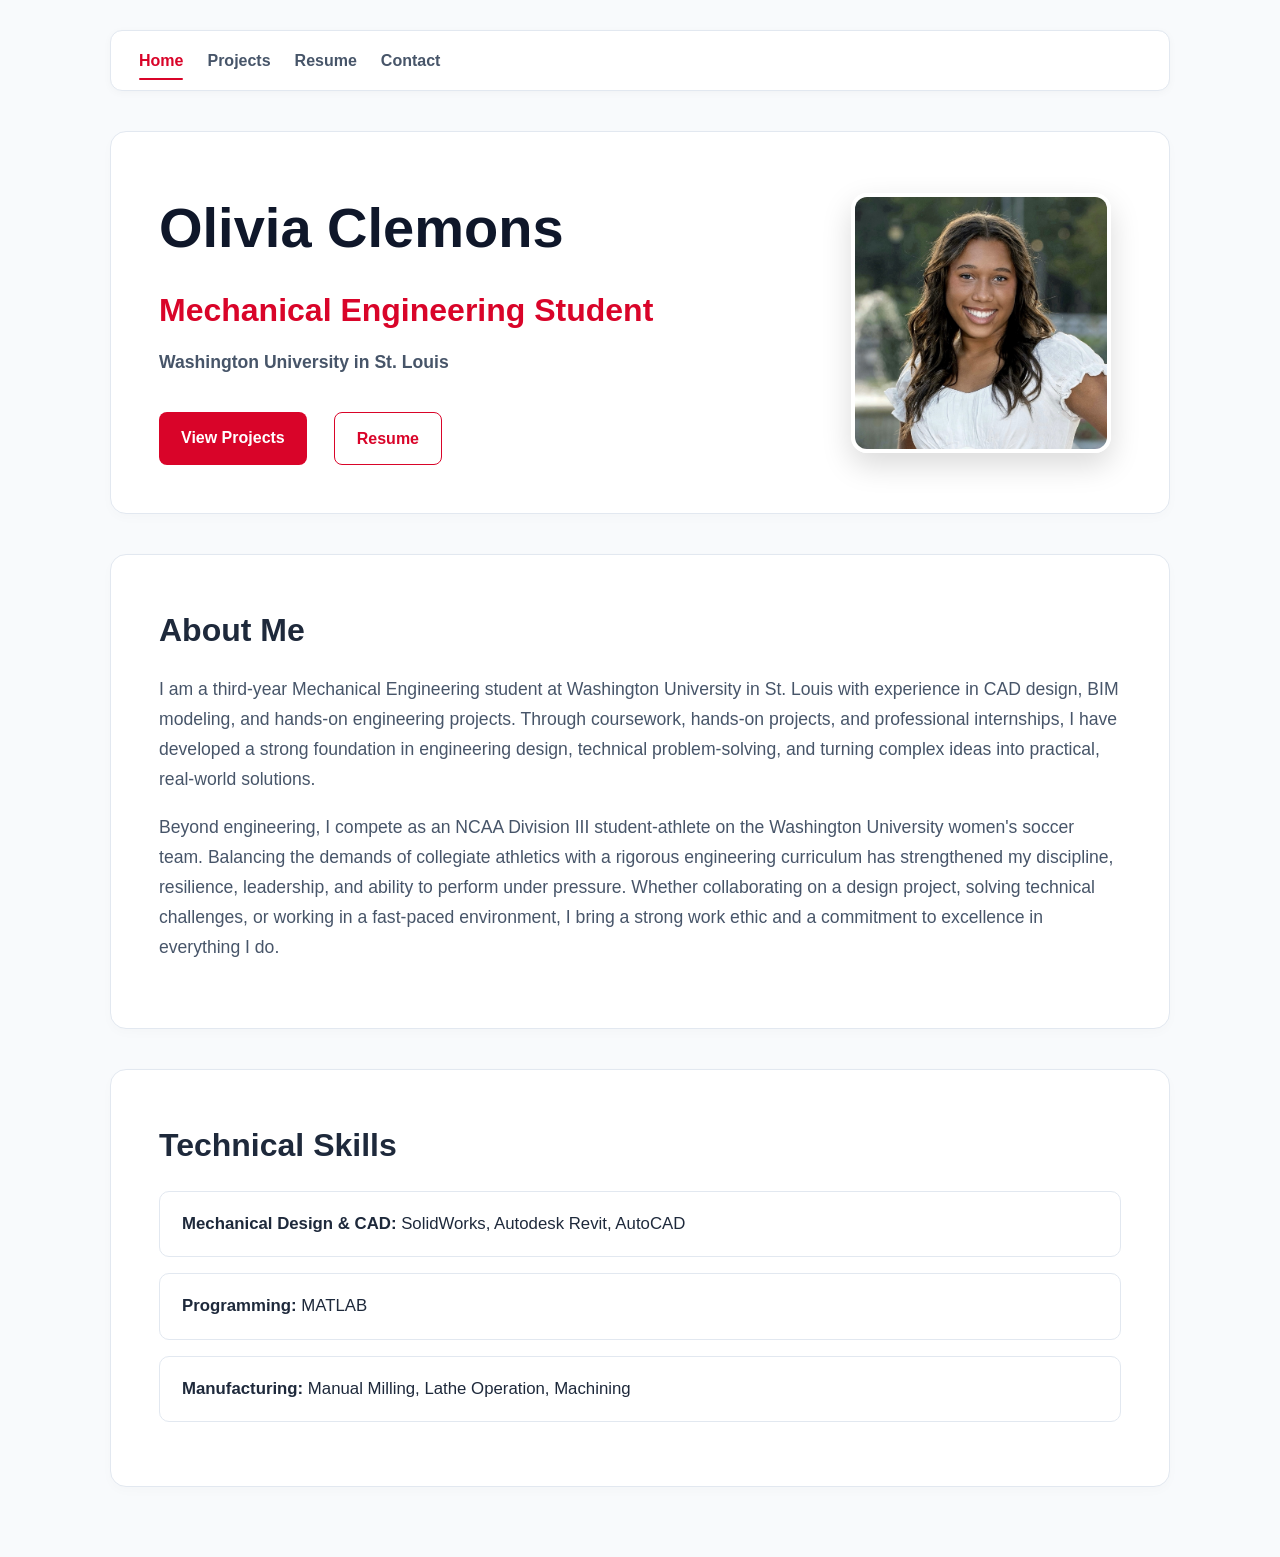
<file: index.html>
<!DOCTYPE html>
<html lang="en">

<head>
    <meta charset="UTF-8">
    <meta name="viewport" content="width=device-width, initial-scale=1.0">
    <title>Olivia Clemons | Mechanical Engineering</title>
    <link rel="stylesheet" href="style.css">
</head>

<body>

<nav>
    <a href="index.html" class="active">Home</a>
    <a href="projects.html">Projects</a>
    <a href="resume.html">Resume</a>
    <a href="contact.html">Contact</a>
</nav>

<!-- Hero -->
<section class="hero">

    <div class="hero-content">

        <div class="hero-text">
            <h1>Olivia Clemons</h1>
            <h2>Mechanical Engineering Student</h2>

            <p><strong>Washington University in St. Louis</strong></p>

            <div class="hero-buttons">
                <a class="button" href="projects.html">View Projects</a>
                <a class="button outline" href="resume.html">Resume</a>
            </div>
        </div>

        <div class="hero-image">
            <img src="images/OliviaClemons.jpg" alt="Olivia Clemons">
        </div>

    </div>

</section>

<!-- About Me -->
<section class="about">

    <h2>About Me</h2>

    <p>
        I am a third-year Mechanical Engineering student at Washington University in St. Louis with experience
        in CAD design, BIM modeling, and hands-on engineering projects. Through coursework, hands-on projects, 
        and professional internships, I have developed a strong foundation in engineering design, 
        technical problem-solving, and turning complex ideas into practical, real-world solutions.
    </p>

    <p>
        Beyond engineering, I compete as an NCAA Division III student-athlete on the Washington University women's
        soccer team. Balancing the demands of collegiate athletics with a rigorous engineering curriculum has 
        strengthened my discipline, resilience, leadership, and ability to perform under pressure. Whether 
        collaborating on a design project, solving technical challenges, or working in a fast-paced environment, 
        I bring a strong work ethic and a commitment to excellence in everything I do.
    </p>

</section>

<!-- Technical Skills -->
<section class="content-card">

    <h2>Technical Skills</h2>

    <ul class="skills-list">
        <li><strong>Mechanical Design & CAD:</strong> SolidWorks, Autodesk Revit, AutoCAD</li>
        <li><strong>Programming:</strong> MATLAB</li>
        <li><strong>Manufacturing:</strong> Manual Milling, Lathe Operation, Machining</li>
    </ul>

</section>

</body>
</html>
</file>
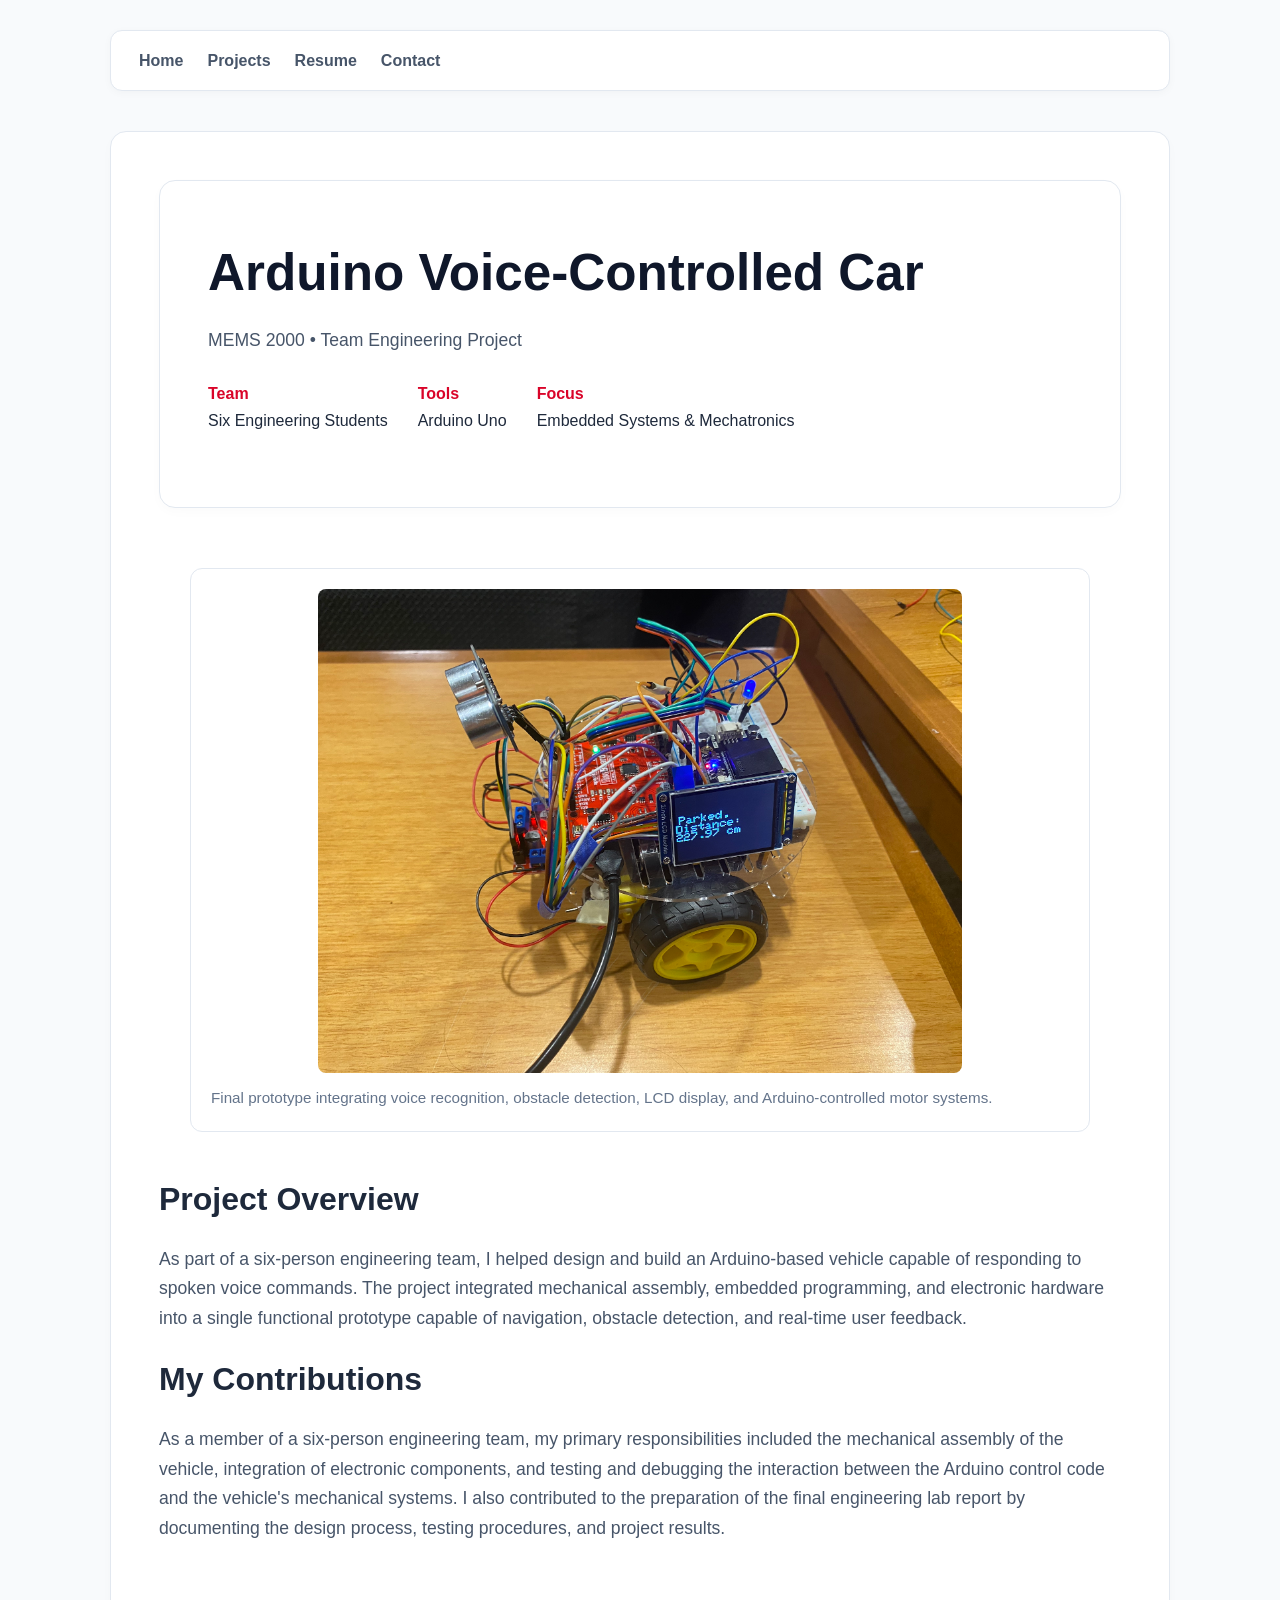
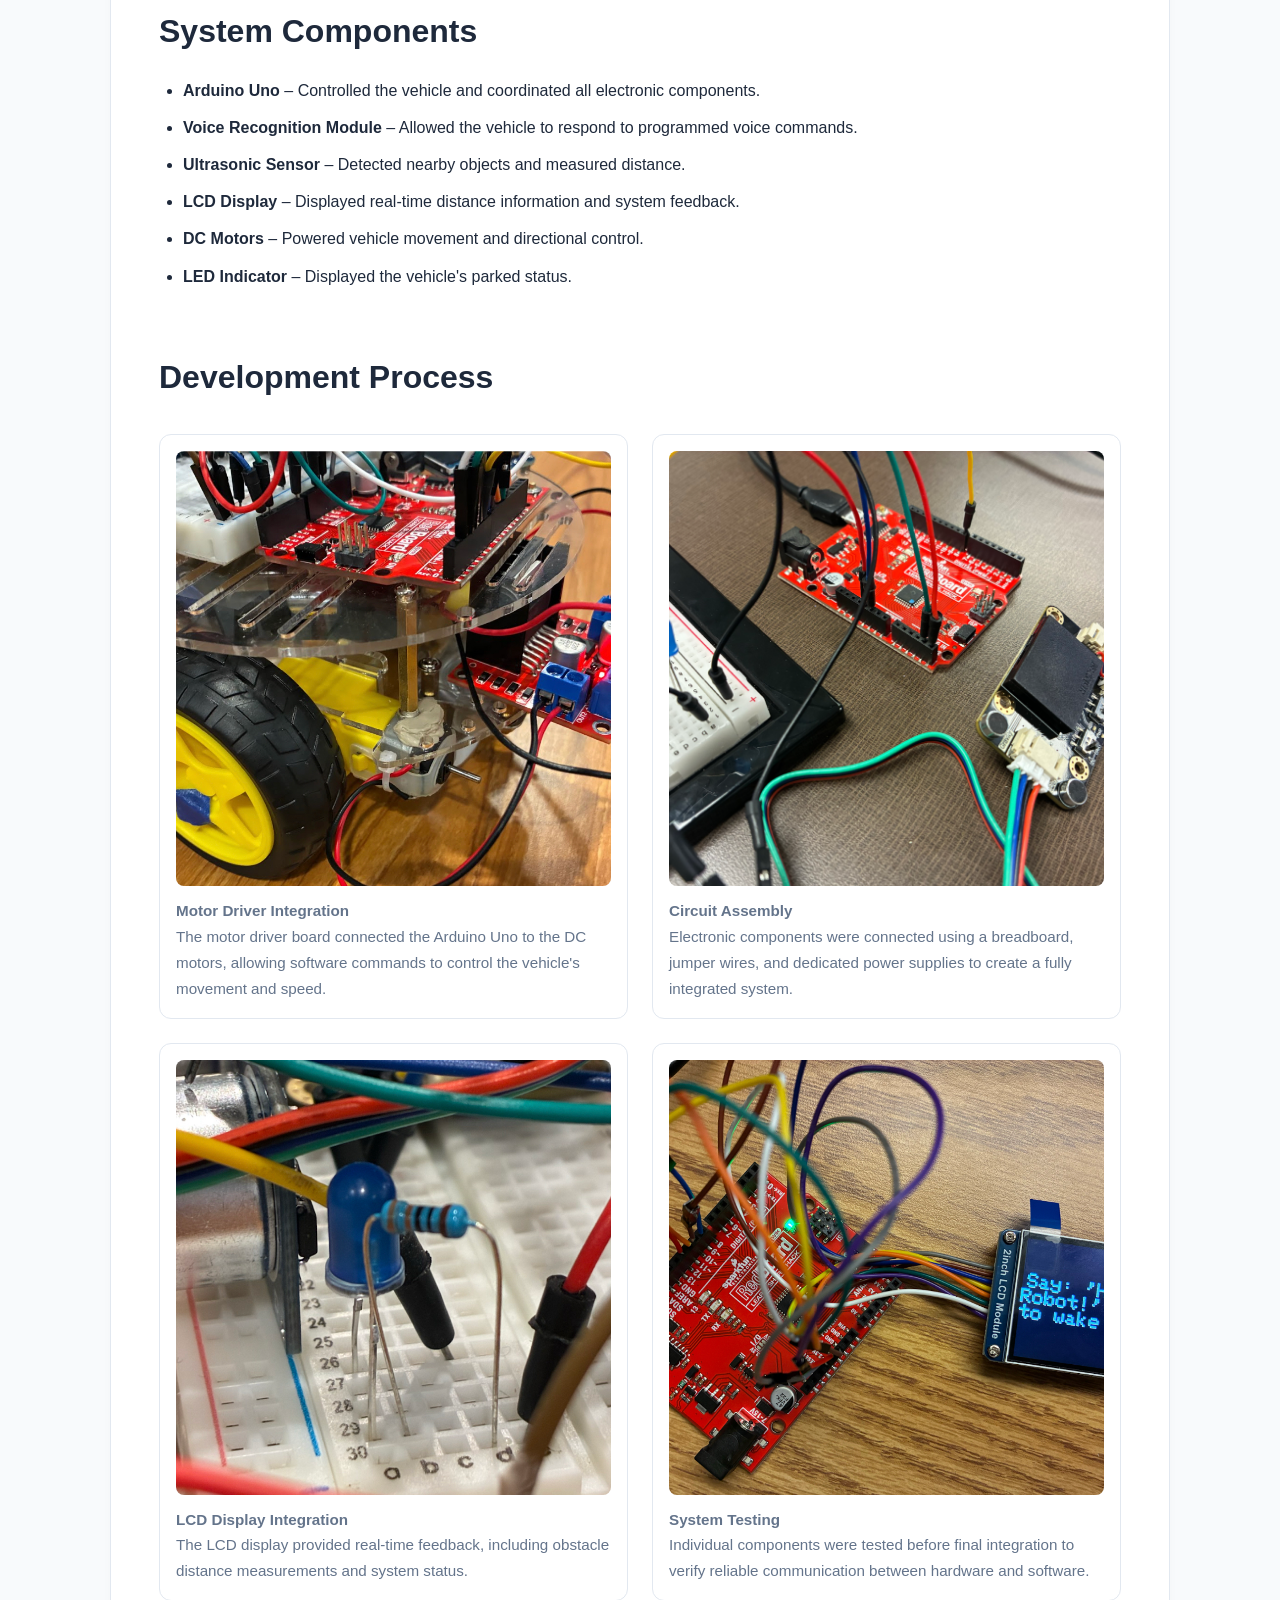
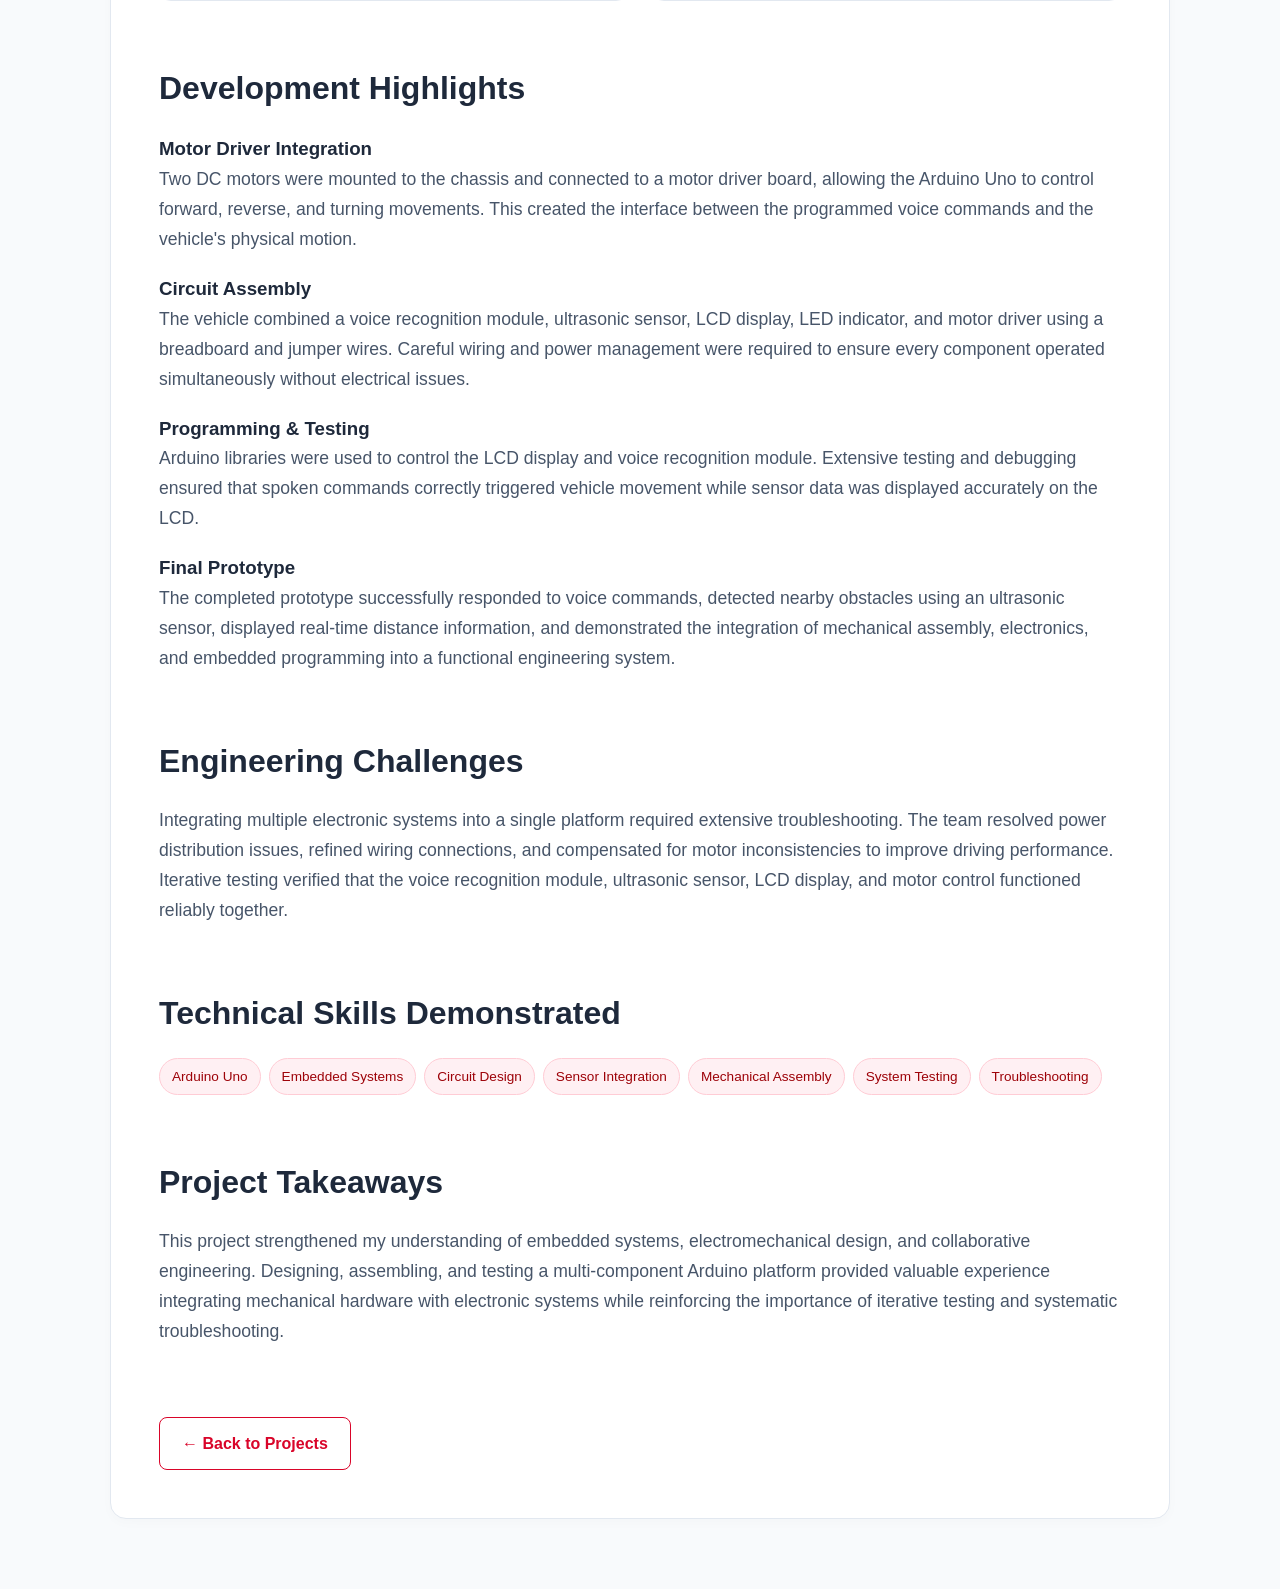
<file: arduino-car.html>
<!DOCTYPE html>
<html lang="en">

<head>
    <meta charset="UTF-8">
    <meta name="viewport" content="width=device-width, initial-scale=1.0">
    <title>Arduino Voice-Controlled Car | Olivia Clemons</title>
    <link rel="stylesheet" href="style.css">
</head>

<body>

<nav>
    <a href="index.html">Home</a>
    <a href="projects.html">Projects</a>
    <a href="resume.html">Resume</a>
    <a href="contact.html">Contact</a>
</nav>

<main class="project-detail">

    <!-- Hero -->
    <section class="hero">

        <h1>Arduino Voice-Controlled Car</h1>

        <p class="subtitle">
            MEMS 2000 • Team Engineering Project
        </p>

        <div class="meta-grid">
            <div>
                <strong>Team</strong><br>
                Six Engineering Students
            </div>

            <div>
                <strong>Tools</strong><br>
                Arduino Uno
            </div>

            <div>
                <strong>Focus</strong><br>
                Embedded Systems & Mechatronics
            </div>
        </div>

    </section>

    <!-- Hero Image -->
    <figure class="project-media">
        <img src="images/arduino-car-thumb.jpg" alt="Arduino Voice-Controlled Car">

        <figcaption>
            Final prototype integrating voice recognition, obstacle detection,
            LCD display, and Arduino-controlled motor systems.
        </figcaption>
    </figure>

    <!-- Overview -->
    <section>

        <h2>Project Overview</h2>

        <p>
            As part of a six-person engineering team, I helped design and build an
            Arduino-based vehicle capable of responding to spoken voice commands.
            The project integrated mechanical assembly, embedded programming, and
            electronic hardware into a single functional prototype capable of
            navigation, obstacle detection, and real-time user feedback.
        </p>

  
   <!-- My Contribution -->
<section>

    <h2>My Contributions</h2>

    <p>
        As a member of a six-person engineering team, my primary responsibilities included
        the mechanical assembly of the vehicle, integration of electronic components, and
        testing and debugging the interaction between the Arduino control code and the
        vehicle's mechanical systems. I also contributed to the preparation of the final
        engineering lab report by documenting the design process, testing procedures,
        and project results.
    </p>

</section>

  </section>

    <!-- Components -->
    <section>

        <h2>System Components</h2>

        <ul>
            <li><strong>Arduino Uno</strong> – Controlled the vehicle and coordinated all electronic components.</li>

            <li><strong>Voice Recognition Module</strong> – Allowed the vehicle to respond to programmed voice commands.</li>

            <li><strong>Ultrasonic Sensor</strong> – Detected nearby objects and measured distance.</li>

            <li><strong>LCD Display</strong> – Displayed real-time distance information and system feedback.</li>

            <li><strong>DC Motors</strong> – Powered vehicle movement and directional control.</li>

            <li><strong>LED Indicator</strong> – Displayed the vehicle's parked status.</li>

        </ul>

    </section>



<!-- Development Process -->

<section>

    <h2>Development Process</h2>

    <div class="project-gallery">

        <figure>
            <img src="images/car1.jpg" alt="Motor Driver Board">
            <figcaption>
                <strong>Motor Driver Integration</strong><br>
                The motor driver board connected the Arduino Uno to the DC motors,
                allowing software commands to control the vehicle's movement and speed.
            </figcaption>
        </figure>

        <figure>
            <img src="images/car2.jpg" alt="Circuit Assembly">
            <figcaption>
                <strong>Circuit Assembly</strong><br>
                Electronic components were connected using a breadboard, jumper wires,
                and dedicated power supplies to create a fully integrated system.
            </figcaption>
        </figure>

        <figure>
            <img src="images/car3.jpg" alt="LCD Wiring">
            <figcaption>
                <strong>LCD Display Integration</strong><br>
                The LCD display provided real-time feedback, including obstacle distance
                measurements and system status.
            </figcaption>
        </figure>

        <figure>
            <img src="images/car4.jpg" alt="System Testing">
            <figcaption>
                <strong>System Testing</strong><br>
                Individual components were tested before final integration to verify
                reliable communication between hardware and software.
            </figcaption>
        </figure>

    </div>

</section>


<!-- Development Highlights -->

<section>

    <h2>Development Highlights</h2>

    <h3>Motor Driver Integration</h3>

    <p>
        Two DC motors were mounted to the chassis and connected to a motor driver board,
        allowing the Arduino Uno to control forward, reverse, and turning movements.
        This created the interface between the programmed voice commands and the vehicle's
        physical motion.
    </p>

    <h3>Circuit Assembly</h3>

    <p>
        The vehicle combined a voice recognition module, ultrasonic sensor, LCD display,
        LED indicator, and motor driver using a breadboard and jumper wires. Careful
        wiring and power management were required to ensure every component operated
        simultaneously without electrical issues.
    </p>

    <h3>Programming & Testing</h3>

    <p>
        Arduino libraries were used to control the LCD display and voice recognition
        module. Extensive testing and debugging ensured that spoken commands correctly
        triggered vehicle movement while sensor data was displayed accurately on the LCD.
    </p>

    <h3>Final Prototype</h3>

    <p>
        The completed prototype successfully responded to voice commands, detected nearby
        obstacles using an ultrasonic sensor, displayed real-time distance information,
        and demonstrated the integration of mechanical assembly, electronics, and
        embedded programming into a functional engineering system.
    </p>

</section>


<!-- Engineering Challenges -->

<section>

    <h2>Engineering Challenges</h2>

    <p>
        Integrating multiple electronic systems into a single platform required extensive
        troubleshooting. The team resolved power distribution issues, refined wiring
        connections, and compensated for motor inconsistencies to improve driving
        performance. Iterative testing verified that the voice recognition module,
        ultrasonic sensor, LCD display, and motor control functioned reliably together.
    </p>

</section>


<!-- Technical Skills -->

<section>

    <h2>Technical Skills Demonstrated</h2>

    <div class="tags">

        <span class="tag">Arduino Uno</span>
        <span class="tag">Embedded Systems</span>
        <span class="tag">Circuit Design</span>
        <span class="tag">Sensor Integration</span>
        <span class="tag">Mechanical Assembly</span>
        <span class="tag">System Testing</span>
        <span class="tag">Troubleshooting</span>

    </div>

</section>


<!-- Project Takeaways -->

<section>

    <h2>Project Takeaways</h2>

    <p>
        This project strengthened my understanding of embedded systems, electromechanical
        design, and collaborative engineering. Designing, assembling, and testing a
        multi-component Arduino platform provided valuable experience integrating
        mechanical hardware with electronic systems while reinforcing the importance of
        iterative testing and systematic troubleshooting.
    </p>

</section>

<a class="button outline" href="projects.html">
    ← Back to Projects
</a>
</file>
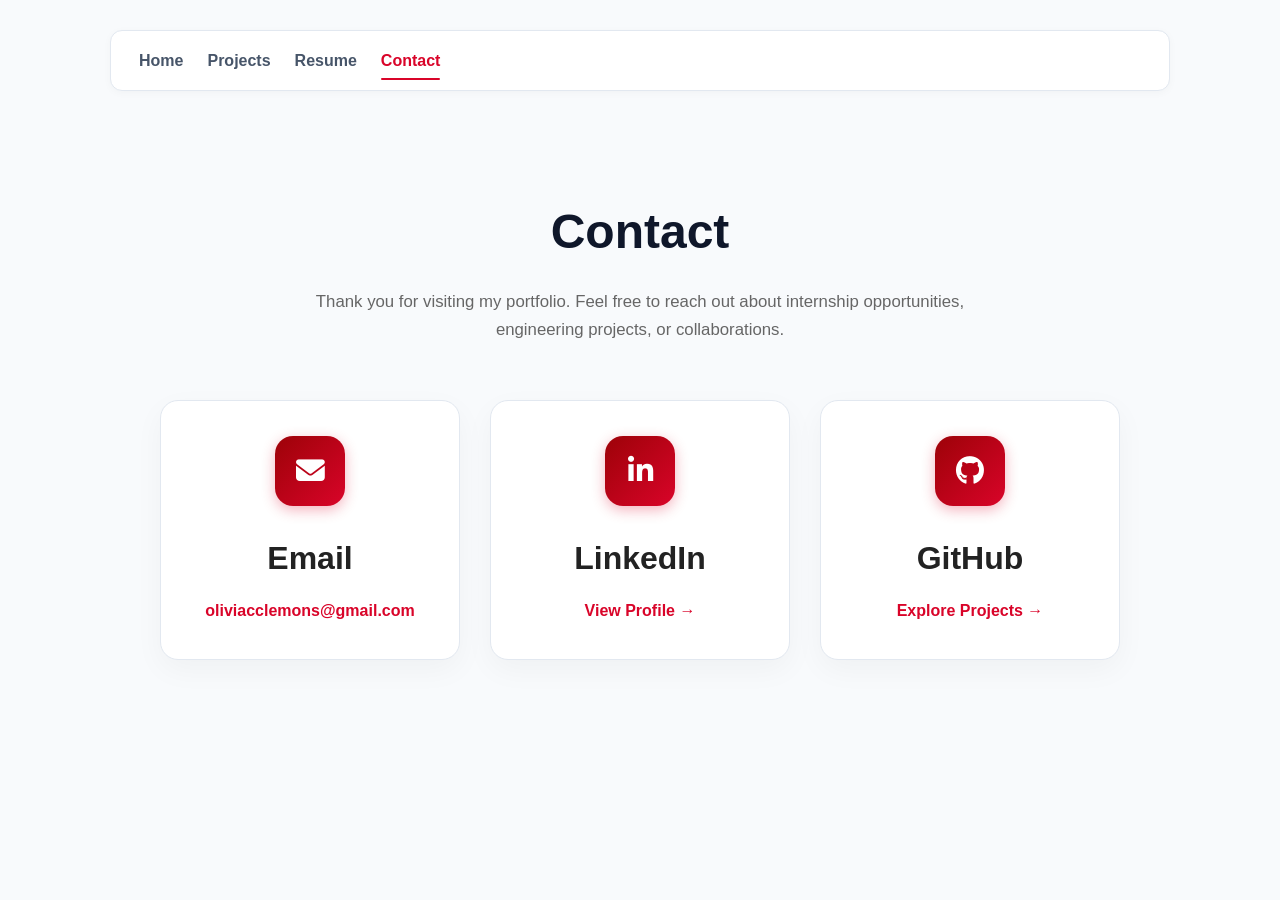
<file: contact.html>
<!DOCTYPE html>
<html lang="en">
<head>
    <meta charset="UTF-8">
    <meta name="viewport" content="width=device-width, initial-scale=1.0">
    <title>Contact | Olivia Clemons</title>

    <link rel="stylesheet" href="style.css">

    <!-- Font Awesome -->
    <link rel="stylesheet"
          href="https://cdnjs.cloudflare.com/ajax/libs/font-awesome/6.5.2/css/all.min.css">
</head>

<body>

<nav>
    <a href="index.html">Home</a>
    <a href="projects.html">Projects</a>
    <a href="resume.html">Resume</a>
    <a href="contact.html" class="active">Contact</a>
</nav>

<section class="contact">

    <h1>Contact</h1>

    <p class="contact-description">
        Thank you for visiting my portfolio. Feel free to reach out about internship opportunities, engineering projects, or collaborations.
    </p>

    <div class="contact-grid">

        <!-- Email -->
        <div class="contact-card">

            <div class="icon-box">
                <i class="fas fa-envelope"></i>
            </div>

            <h2>Email</h2>

            <a href="mailto:oliviacclemons@gmail.com">
                oliviacclemons@gmail.com
            </a>

        </div>

        <!-- LinkedIn -->
        <div class="contact-card">

            <div class="icon-box">
                <i class="fab fa-linkedin-in"></i>
            </div>

            <h2>LinkedIn</h2>

            <a href="https://www.linkedin.com/in/olivia-clemons-6195b6296"
               target="_blank">
                View Profile →
            </a>

        </div>

        <!-- GitHub -->
        <div class="contact-card">

            <div class="icon-box">
                <i class="fab fa-github"></i>
            </div>

            <h2>GitHub</h2>

            <a href="https://github.com/oliviacclemons"
               target="_blank">
                Explore Projects →
            </a>

        </div>

    </div>

</section>

</body>
</html>
</file>
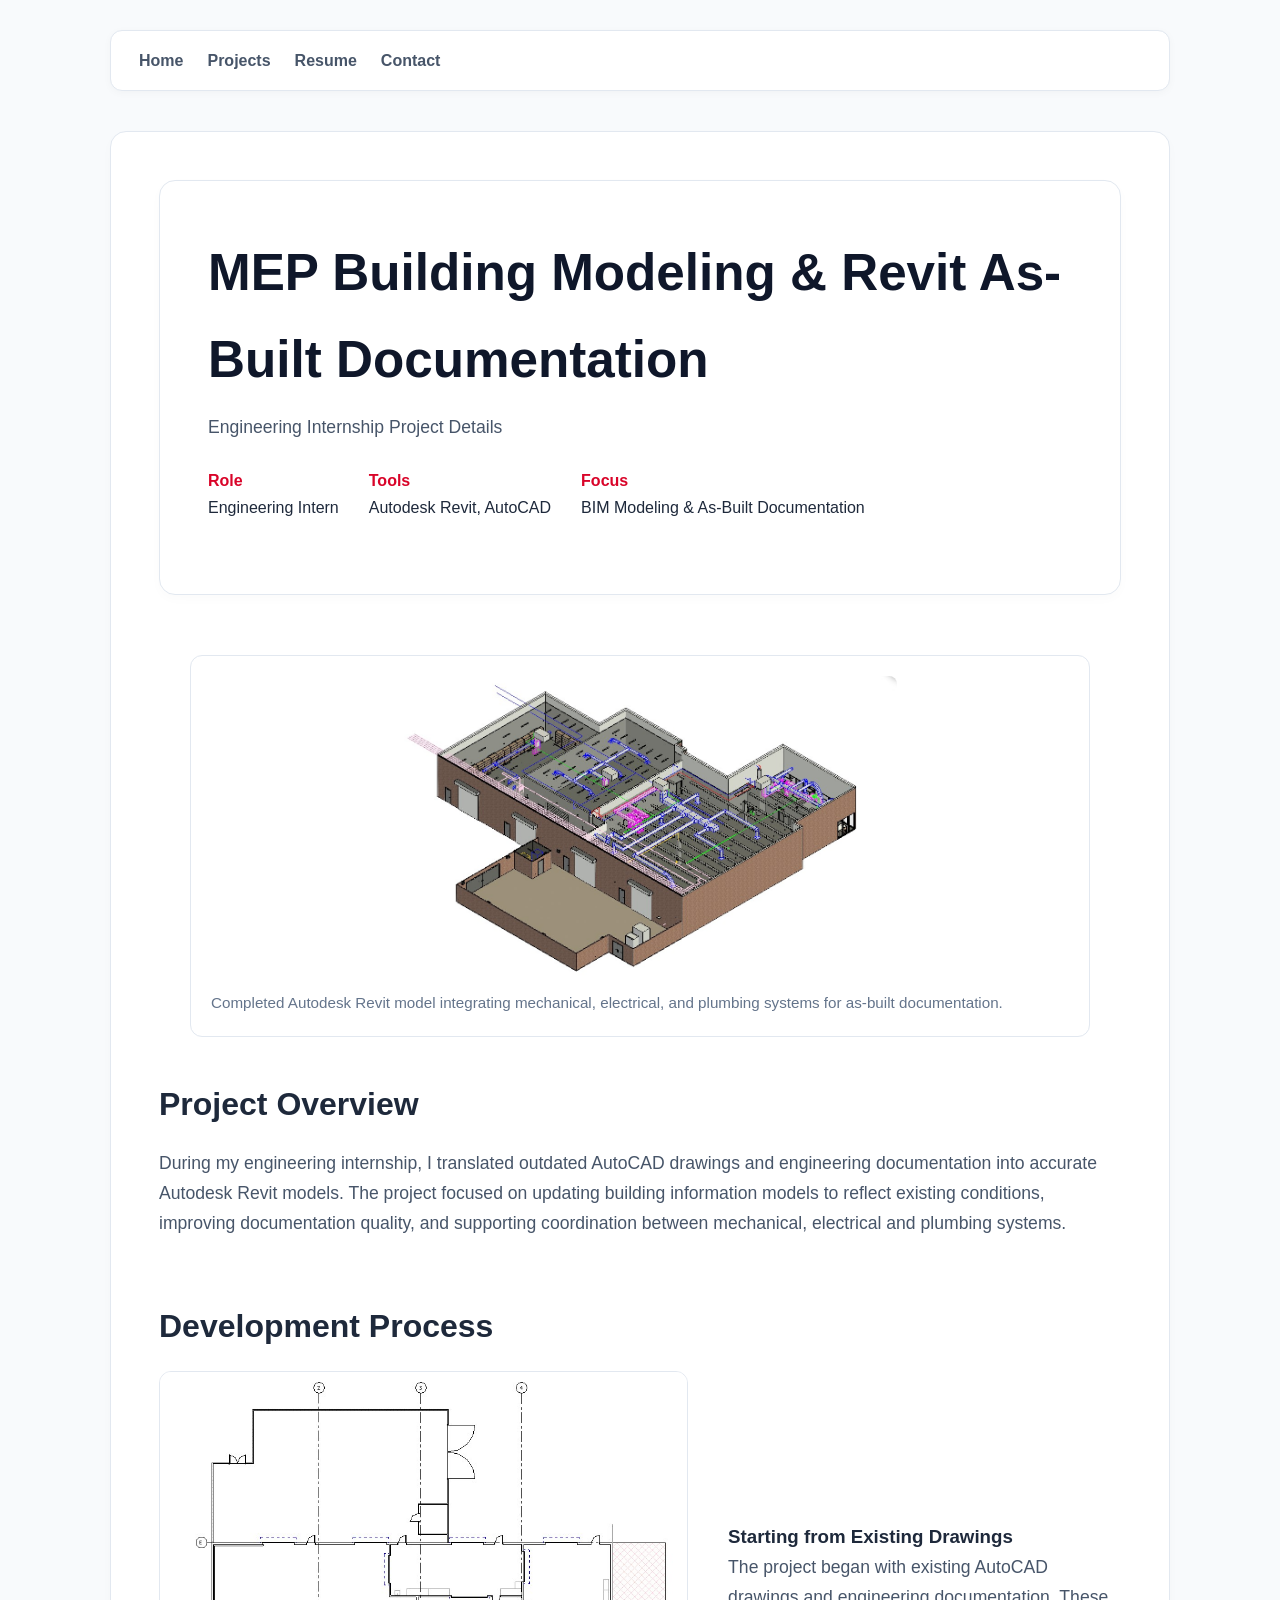
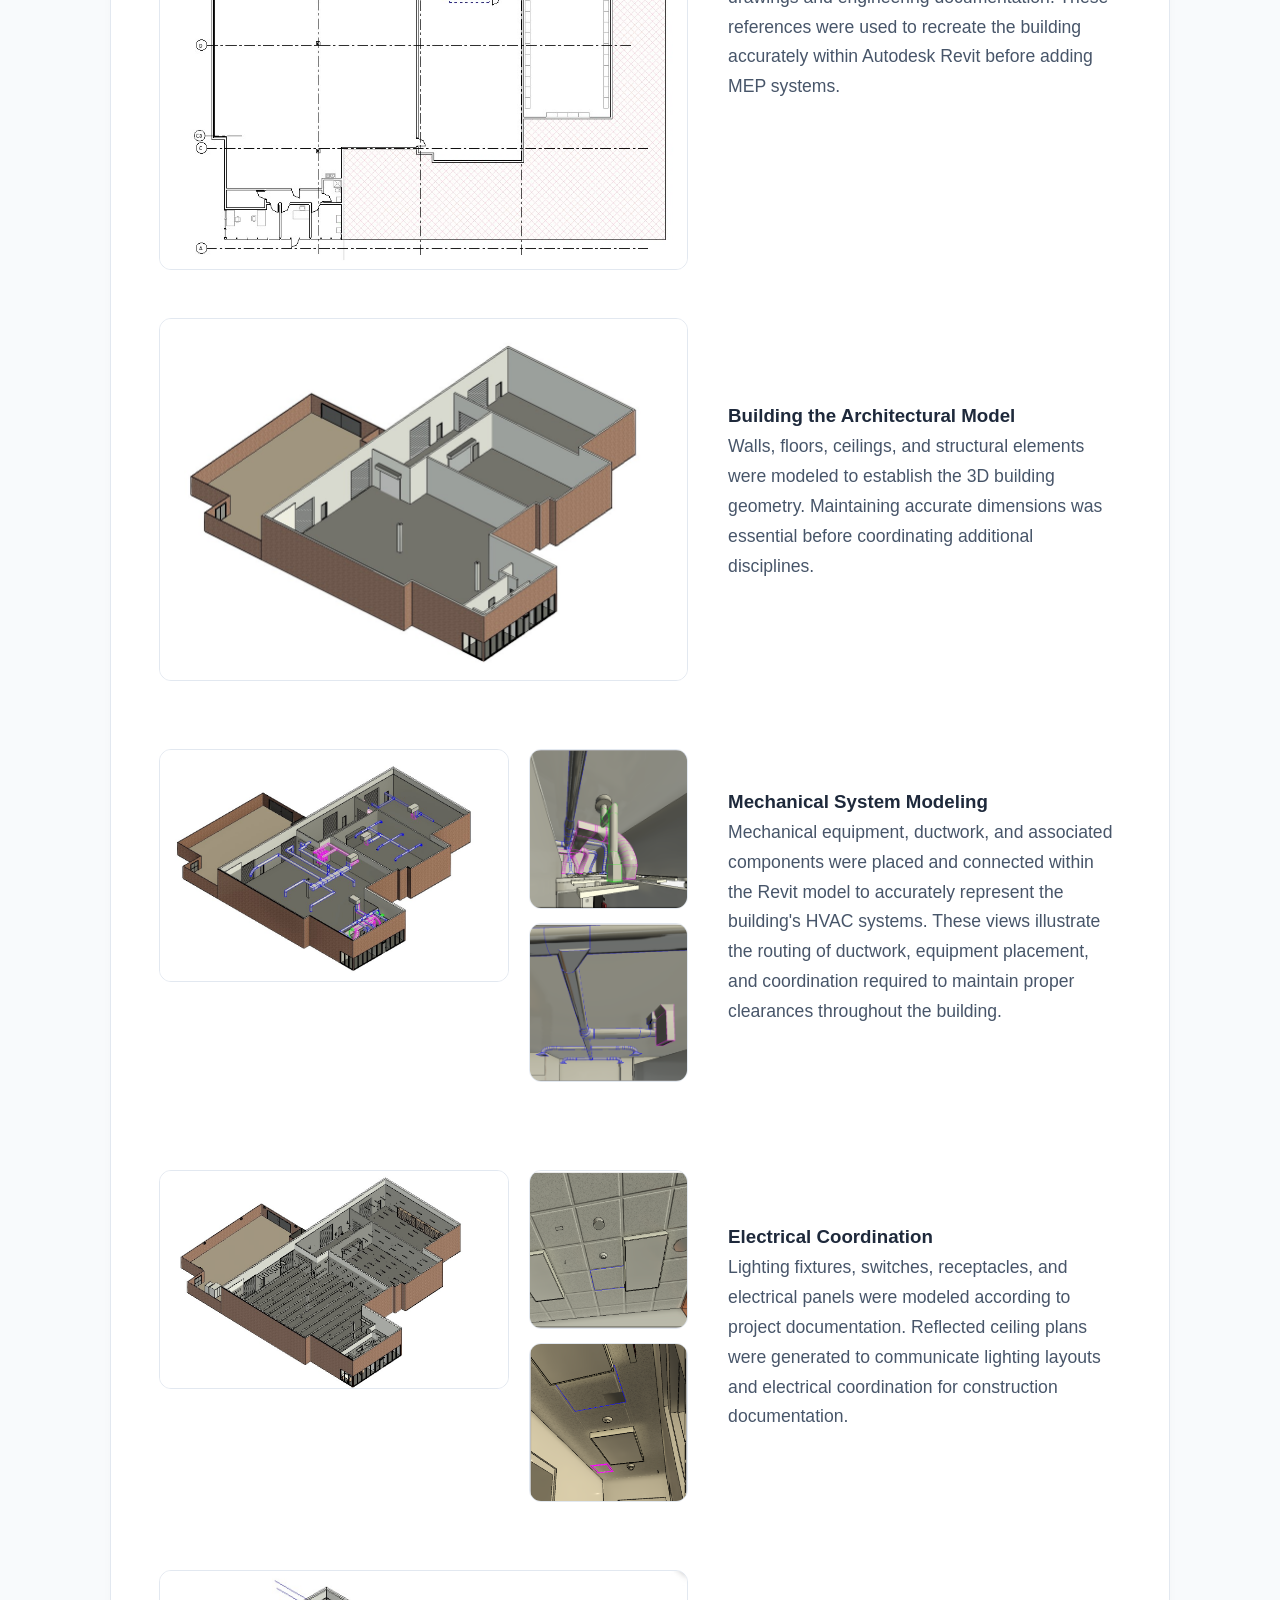
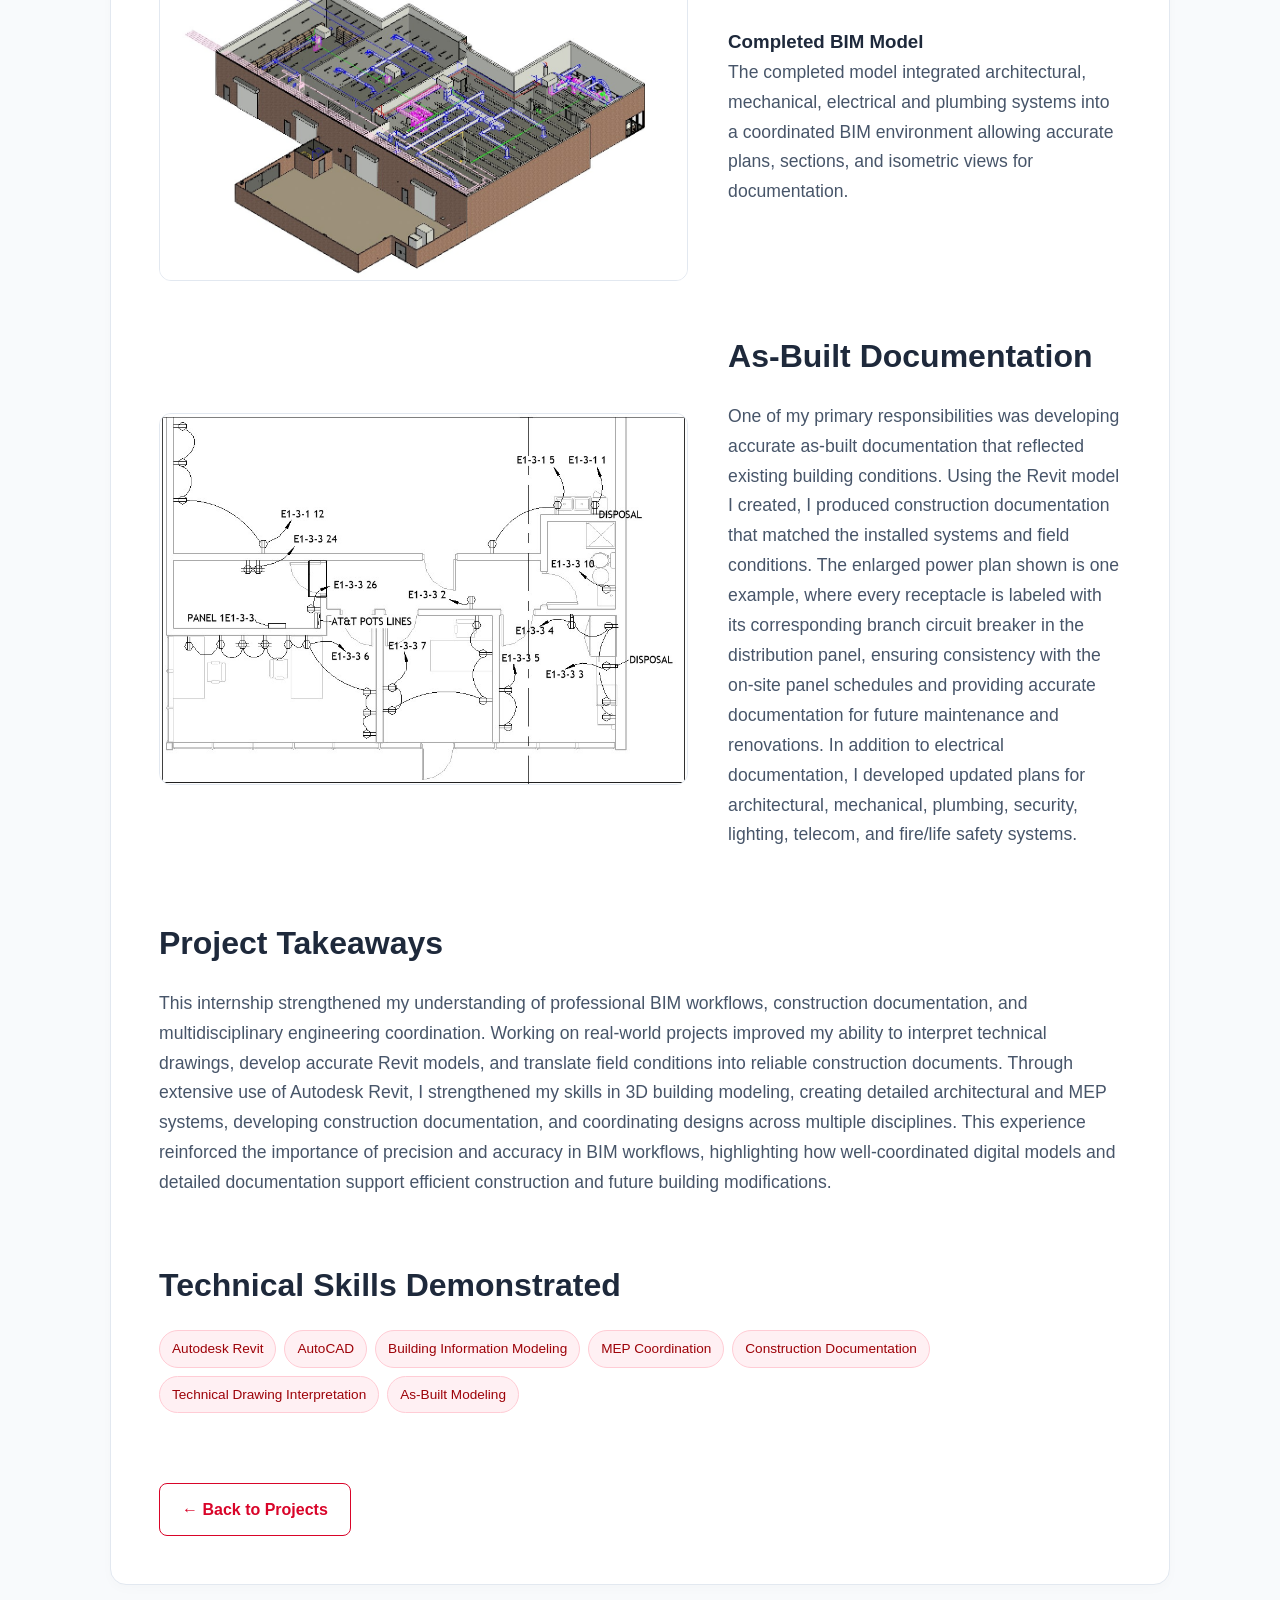
<file: mep-revit.html>
<!DOCTYPE html>
<html lang="en">

<head>
    <meta charset="UTF-8">
    <meta name="viewport" content="width=device-width, initial-scale=1.0">
    <title>MEP Building Modeling | Olivia Clemons</title>
    <link rel="stylesheet" href="style.css">
</head>

<body>

<nav>
    <a href="index.html">Home</a>
    <a href="projects.html">Projects</a>
    <a href="resume.html">Resume</a>
    <a href="contact.html">Contact</a>
</nav>

<main class="project-detail mep-project">

    <!-- Hero Header -->
    <section class="hero">
        <h1>MEP Building Modeling & Revit As-Built Documentation</h1>
        <p class="subtitle">Engineering Internship Project Details</p>

        <div class="meta-grid">
            <div>
                <strong>Role</strong><br>
                Engineering Intern
            </div>
            <div>
                <strong>Tools</strong><br>
                Autodesk Revit, AutoCAD
            </div>
            <div>
                <strong>Focus</strong><br>
                BIM Modeling & As-Built Documentation
            </div>
        </div>
    </section>

    <!-- Main Hero Media -->
    <figure class="project-media">
        <img src="images/final-model.jpg" alt="Completed Revit Model">
        <figcaption>
            Completed Autodesk Revit model integrating mechanical, electrical, and plumbing systems for as-built documentation.
        </figcaption>
    </figure>

    <!-- Overview & Contributions -->
    <section>
        <h2>Project Overview</h2>
        <p>
            During my engineering internship, I translated outdated AutoCAD drawings and engineering documentation
            into accurate Autodesk Revit models. The project focused on updating building information models to
            reflect existing conditions, improving documentation quality, and supporting coordination between mechanical, 
            electrical and plumbing systems.
        </p>
    </section>


    <h2>Development Process</h2>

    <!-- 1. Starting from Existing Drawings -->
    <section class="project-section">
        <div class="section-media">
            <img src="images/floor-plan.jpg" alt="AutoCAD Floor Plan">
        </div>
        <div class="section-content">
            <h3>Starting from Existing Drawings</h3>
            <p>
                The project began with existing AutoCAD drawings and engineering documentation. 
                These references were used to recreate the building accurately within Autodesk
                Revit before adding MEP systems.
            </p>
        </div>
    </section>

    <!-- 2. Architectural Model -->
    <section class="project-section">
        <div class="section-media">
            <img src="images/architecture.jpg" alt="Architectural Model">
        </div>
        <div class="section-content">
            <h3>Building the Architectural Model</h3>
            <p>
                Walls, floors, ceilings, and structural elements were
                modeled to establish the 3D building geometry. Maintaining accurate dimensions
                was essential before coordinating additional disciplines.
            </p>
        </div>
    </section>

    <!-- 3. Mechanical Systems -->
    <section class="project-section">
        <div class="section-media">
            <div class="image-row">
                <div class="image-main">
                    <img src="images/mechanical.jpg" alt="Mechanical Systems">
                </div>
                <div class="image-side">
                    <img src="images/hvac1.png" alt="HVAC Layout 1">
                    <img src="images/hvac2.png" alt="HVAC Layout 2">
                </div>
            </div>
        </div>
        <div class="section-content">
            <h3>Mechanical System Modeling</h3>
            <p>
                Mechanical equipment, ductwork, and associated components were placed and connected
                within the Revit model to accurately represent the building's HVAC systems. 
                These views illustrate the routing of ductwork, equipment placement, and coordination
                required to maintain proper clearances throughout the building.
            </p>
        </div>
    </section>

    <!-- 4. Electrical Coordination -->
    <section class="project-section">
        <div class="section-media">
            <div class="image-row">
                <div class="image-main">
                    <img src="images/electrical.jpg" alt="Electrical Systems">
                </div>
                <div class="image-side">
                    <img src="images/ceiling1.png" alt="Ceiling Plan 1">
                    <img src="images/ceiling2.png" alt="Ceiling Plan 2">
                </div>
            </div>
        </div>
        <div class="section-content">
            <h3>Electrical Coordination</h3>
            <p>
                Lighting fixtures, switches, receptacles, and electrical panels were modeled 
                according to project documentation. Reflected ceiling plans were generated to 
                communicate lighting layouts and electrical coordination for construction documentation.
            </p>
        </div>
    </section>

    <!-- 5. Completed BIM Model -->
    <section class="project-section">
        <div class="section-media">
            <img src="images/final-model.jpg" alt="Completed BIM Model">
        </div>
        <div class="section-content">
            <h3>Completed BIM Model</h3>
            <p>
                The completed model integrated architectural, mechanical, electrical and
                plumbing systems into a coordinated BIM environment allowing
                accurate plans, sections, and isometric views for documentation.
            </p>
        </div>
    </section>

    <!-- As-Built Documentation -->
    <section class="project-section">
        <div class="section-media">
            <img src="images/power.jpg" alt="Example As-Built Drawing">
        </div>
        <div class="section-content">
            <h2>As-Built Documentation</h2>
            <p>
One of my primary responsibilities was developing accurate as-built documentation that reflected existing building conditions. Using the Revit model I created, I produced construction documentation that matched the installed systems and field conditions. The enlarged power plan shown is one example, where every receptacle is labeled with its corresponding branch circuit breaker in the distribution panel, ensuring consistency with the on-site panel schedules and providing accurate documentation for future maintenance and renovations. In addition to electrical documentation, I developed updated plans for architectural, mechanical, plumbing, security, lighting, telecom, and fire/life safety systems.            </p>
        </div>
    </section>

    <!-- Project Wrap-Up Sections -->
  



    <section>
        <h2>Project Takeaways</h2>
        <p>
This internship strengthened my understanding of professional BIM workflows, construction documentation, and multidisciplinary engineering coordination. Working on real-world projects improved my ability to interpret technical drawings, develop accurate Revit models, and translate field conditions into reliable construction documents. Through extensive use of Autodesk Revit, I strengthened my skills in 3D building modeling, creating detailed architectural and MEP systems, developing construction documentation, and coordinating designs across multiple disciplines. This experience reinforced the importance of precision and accuracy in BIM workflows, highlighting how well-coordinated digital models and detailed documentation support efficient construction and future building modifications.    </section>

        <section>
        <h2>Technical Skills Demonstrated</h2>
        <div class="tags">
            <span class="tag">Autodesk Revit</span>
            <span class="tag">AutoCAD</span>
            <span class="tag">Building Information Modeling</span>
            <span class="tag">MEP Coordination</span>
            <span class="tag">Construction Documentation</span>
            <span class="tag">Technical Drawing Interpretation</span>
            <span class="tag">As-Built Modeling</span>
        </div>
    </section>

    <a class="button outline" href="projects.html">
        ← Back to Projects
    </a>

</main>

</body>
</html>
</file>
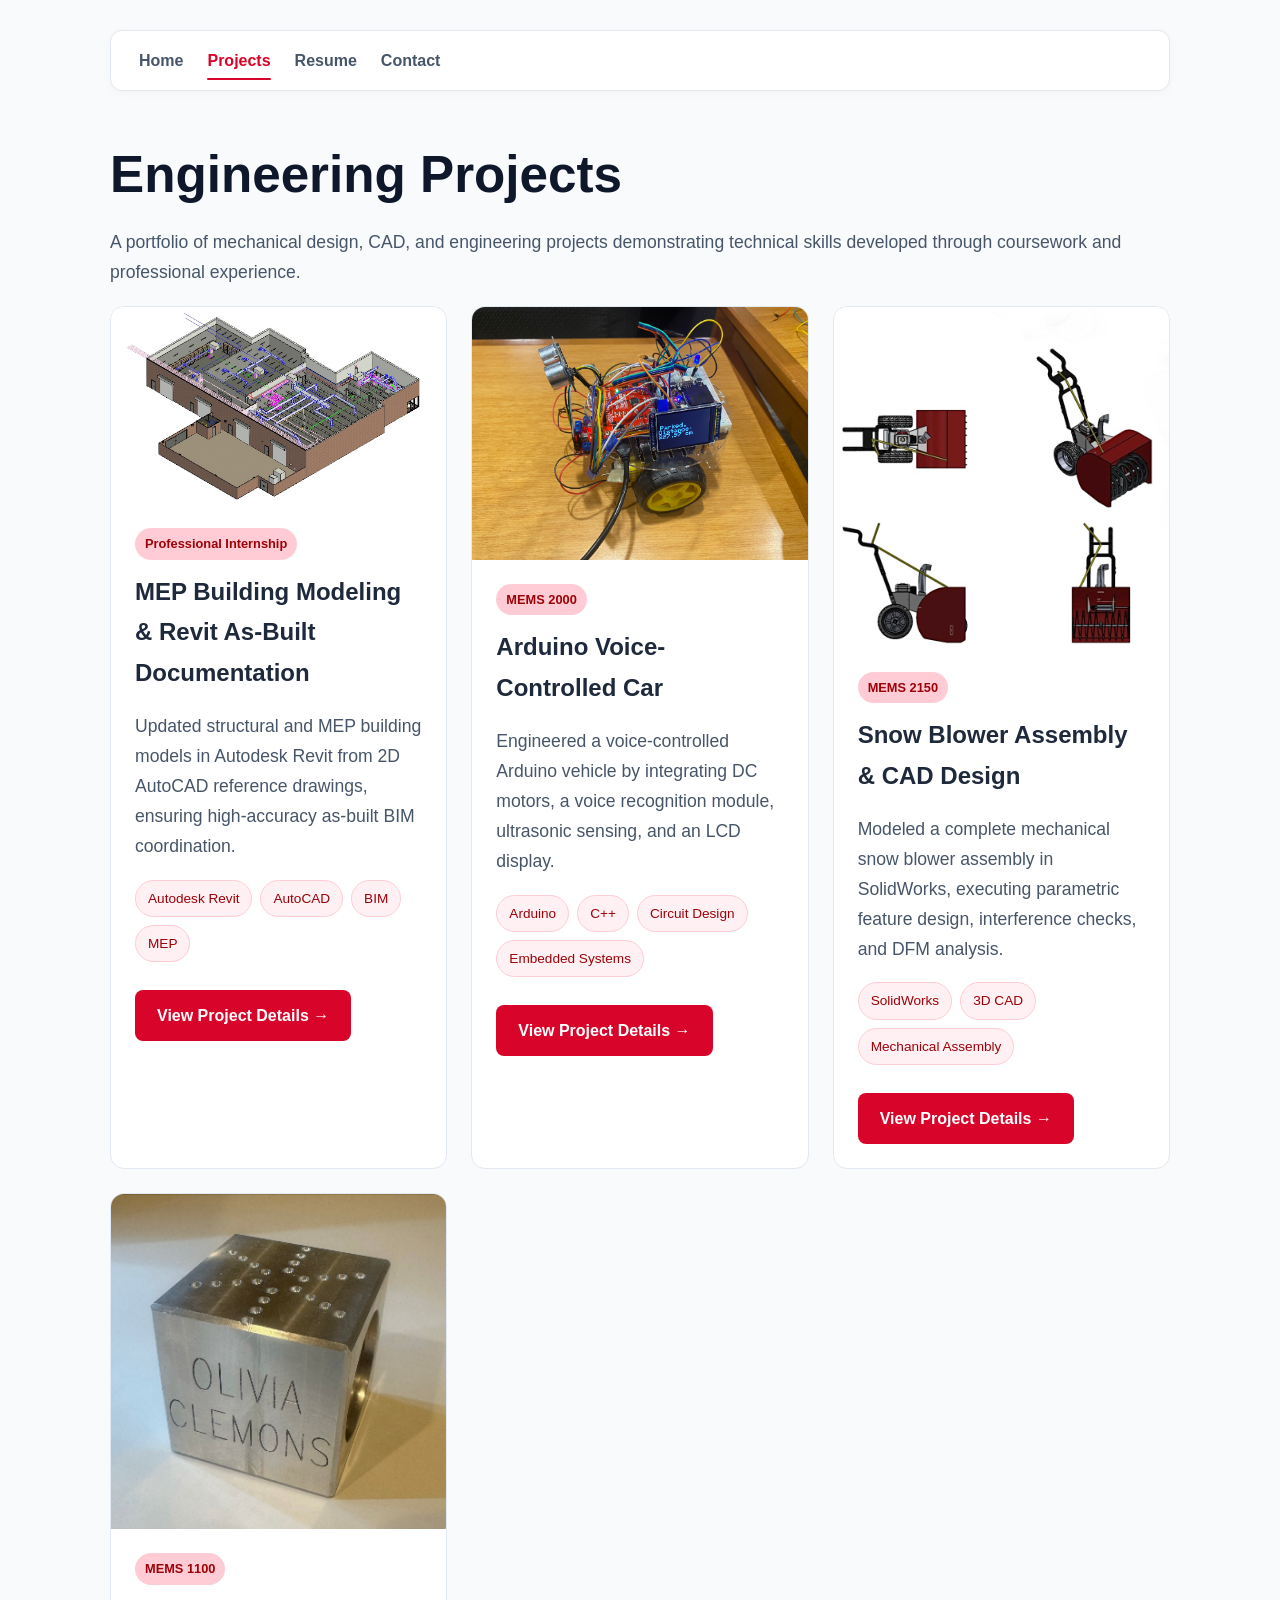
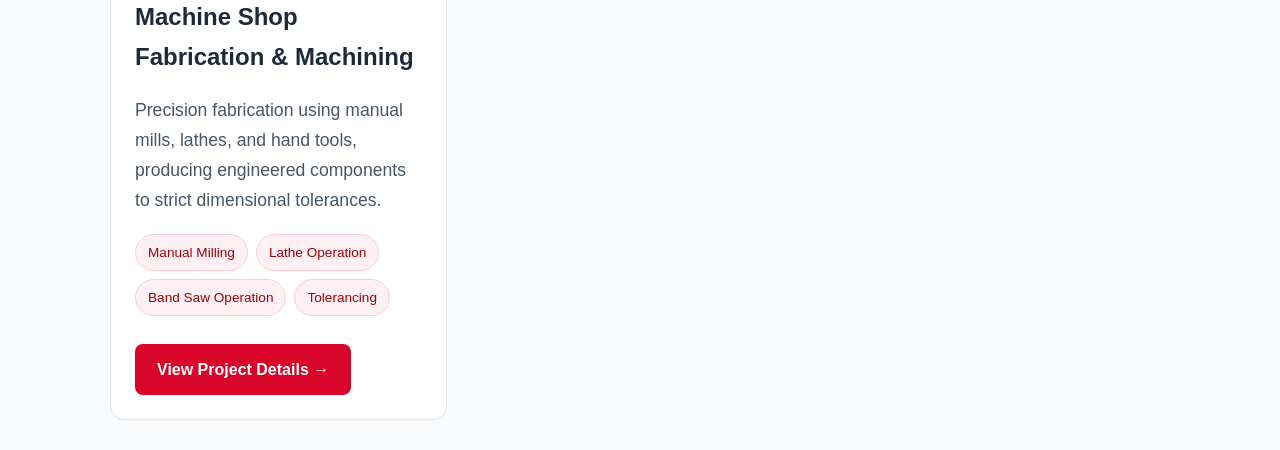
<file: projects.html>
<!DOCTYPE html>
<html lang="en">

<head>
    <meta charset="UTF-8">
    <meta name="viewport" content="width=device-width, initial-scale=1.0">
    <title>Projects | Olivia Clemons</title>
    <link rel="stylesheet" href="style.css">
</head>

<body>

<nav>
    <a href="index.html">Home</a>
    <a href="projects.html" class="active">Projects</a>
    <a href="resume.html">Resume</a>
    <a href="contact.html">Contact</a>
</nav>

<header class="page-header">
    <h1>Engineering Projects</h1>
    <p>
        A portfolio of mechanical design, CAD, and 
        engineering projects demonstrating technical skills developed through coursework and professional experience.
    </p>
</header>

<main class="projects-container">

    <article class="project-card">
        <div class="project-image">
            <img src="images/final-model.jpg" alt="MEP Revit Model Preview">
        </div>
        <div class="project-content">
            <span class="badge">Professional Internship</span>
            <h2>MEP Building Modeling & Revit As-Built Documentation</h2>
            <p>
                Updated structural and MEP building models in Autodesk Revit from 2D AutoCAD reference drawings, ensuring high-accuracy as-built BIM coordination.
            </p>
            <div class="tags">
                <span>Autodesk Revit</span>
                <span>AutoCAD</span>
                <span>BIM</span>
                <span>MEP</span>
            </div>
            <a class="button" href="mep-revit.html">View Project Details →</a>
        </div>
    </article>

    <article class="project-card">
        <div class="project-image">
            <img src="images/arduino-car-thumb.jpg" alt="Arduino Voice Controlled Car Prototype">
        </div>
        <div class="project-content">
            <span class="badge">MEMS 2000</span>
            <h2>Arduino Voice-Controlled Car</h2>
            <p>
                Engineered a voice-controlled Arduino vehicle by integrating DC motors, a voice recognition module, ultrasonic sensing, and an LCD display.
            </p>
            <div class="tags">
                <span>Arduino</span>
                <span>C++</span>
                <span>Circuit Design</span>
                <span>Embedded Systems</span>
            </div>
            <a class="button" href="arduino-car.html">View Project Details →</a>
        </div>
    </article>

    <article class="project-card">
        <div class="project-image">
            <img src="images/snowblower.jpg" 
                alt="Snow Blower SolidWorks CAD Assembly">
        </div>
        <div class="project-content">
            <span class="badge">MEMS 2150</span>
            <h2>Snow Blower Assembly & CAD Design</h2>
            <p>
                Modeled a complete mechanical snow blower assembly in SolidWorks, executing parametric feature design, interference checks, and DFM analysis.
            </p>
            <div class="tags">
                <span>SolidWorks</span>
                <span>3D CAD</span>
                <span>Mechanical Assembly</span>
            </div>
            <a class="button" href="snowblower.html">View Project Details →</a>
        </div>
    </article>

    <article class="project-card">
        <div class="project-image">
            <img src="images/cube1.jpg" alt="Machined Metal Components">
        </div>
        <div class="project-content">
            <span class="badge">MEMS 1100</span>
            <h2>Machine Shop Fabrication & Machining</h2>
            <p>
                Precision fabrication using manual mills, lathes, and hand tools, producing engineered components to strict dimensional tolerances.
            </p>
            <div class="tags">
                <span>Manual Milling</span>
                <span>Lathe Operation</span>
                <span>Band Saw Operation</span>
                <span>Tolerancing</span>
            </div>
            <a class="button" href="machine-shop.html">View Project Details →</a>
        </div>
    </article>

</main>

</body>
</html>
</file>
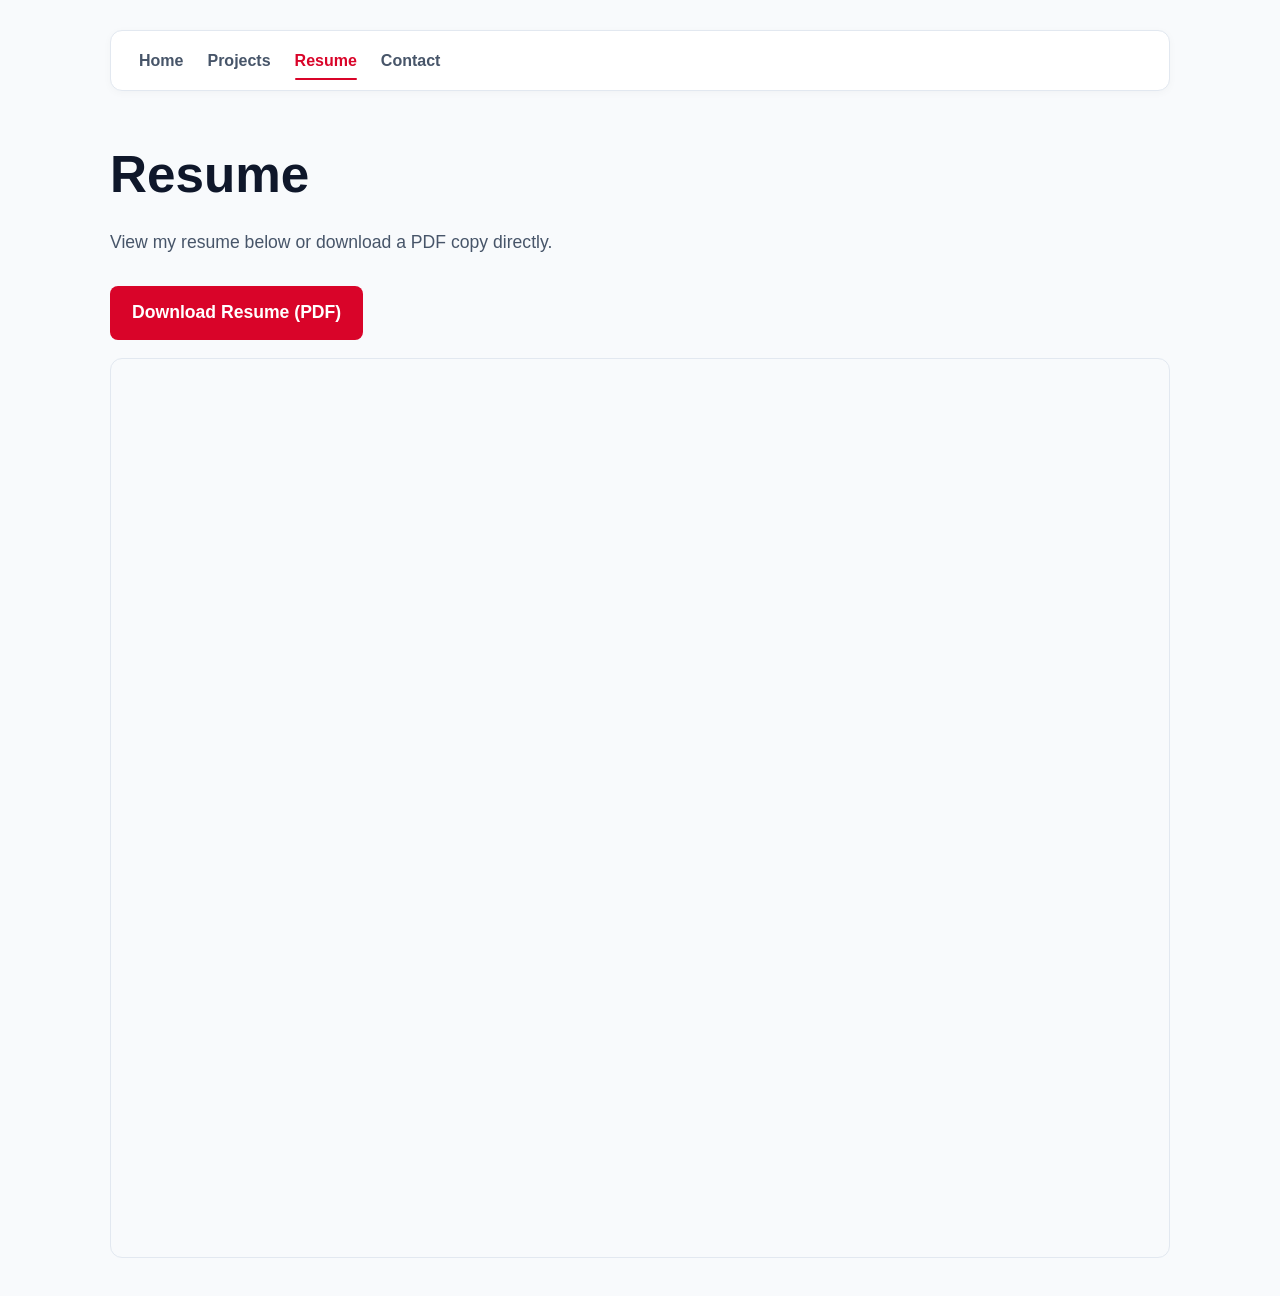
<file: resume.html>
<!DOCTYPE html>
<html lang="en">

<head>
    <meta charset="UTF-8">
    <meta name="viewport" content="width=device-width, initial-scale=1.0">
    <title>Resume | Olivia Clemons</title>
    <link rel="stylesheet" href="style.css">
</head>

<body>

<nav>
    <a href="index.html">Home</a>
    <a href="projects.html">Projects</a>
    <a href="resume.html" class="active">Resume</a>
    <a href="contact.html">Contact</a>
</nav>

<h1>Resume</h1>

<p>
    View my resume below or download a PDF copy directly.
</p>

<p>
    <a class="button" href="Olivia Clemons Resume.pdf" target="_blank">Download Resume (PDF)</a>
</p>

<iframe 
    src="Olivia Clemons Resume.pdf"
    width="100%"
    height="900px"
    title="Olivia Clemons Resume">
</iframe>

</body>
</html>
</file>
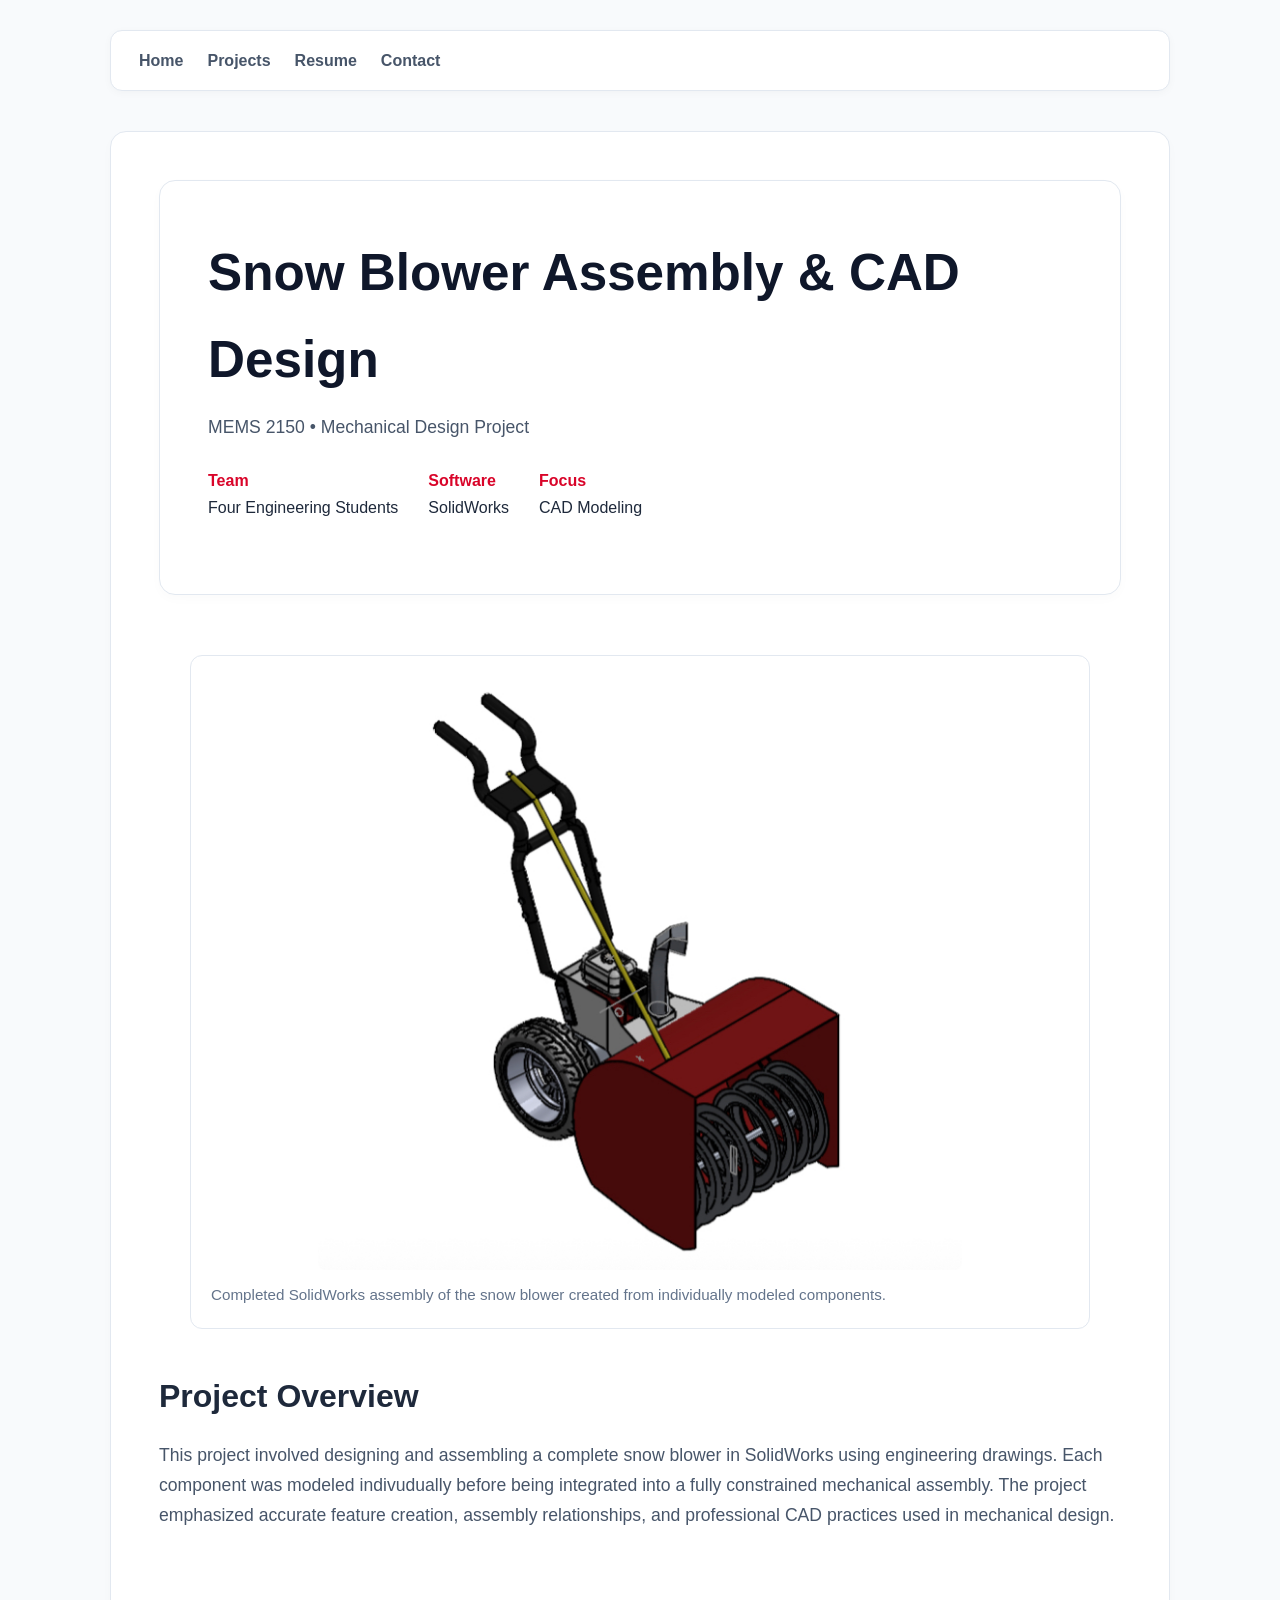
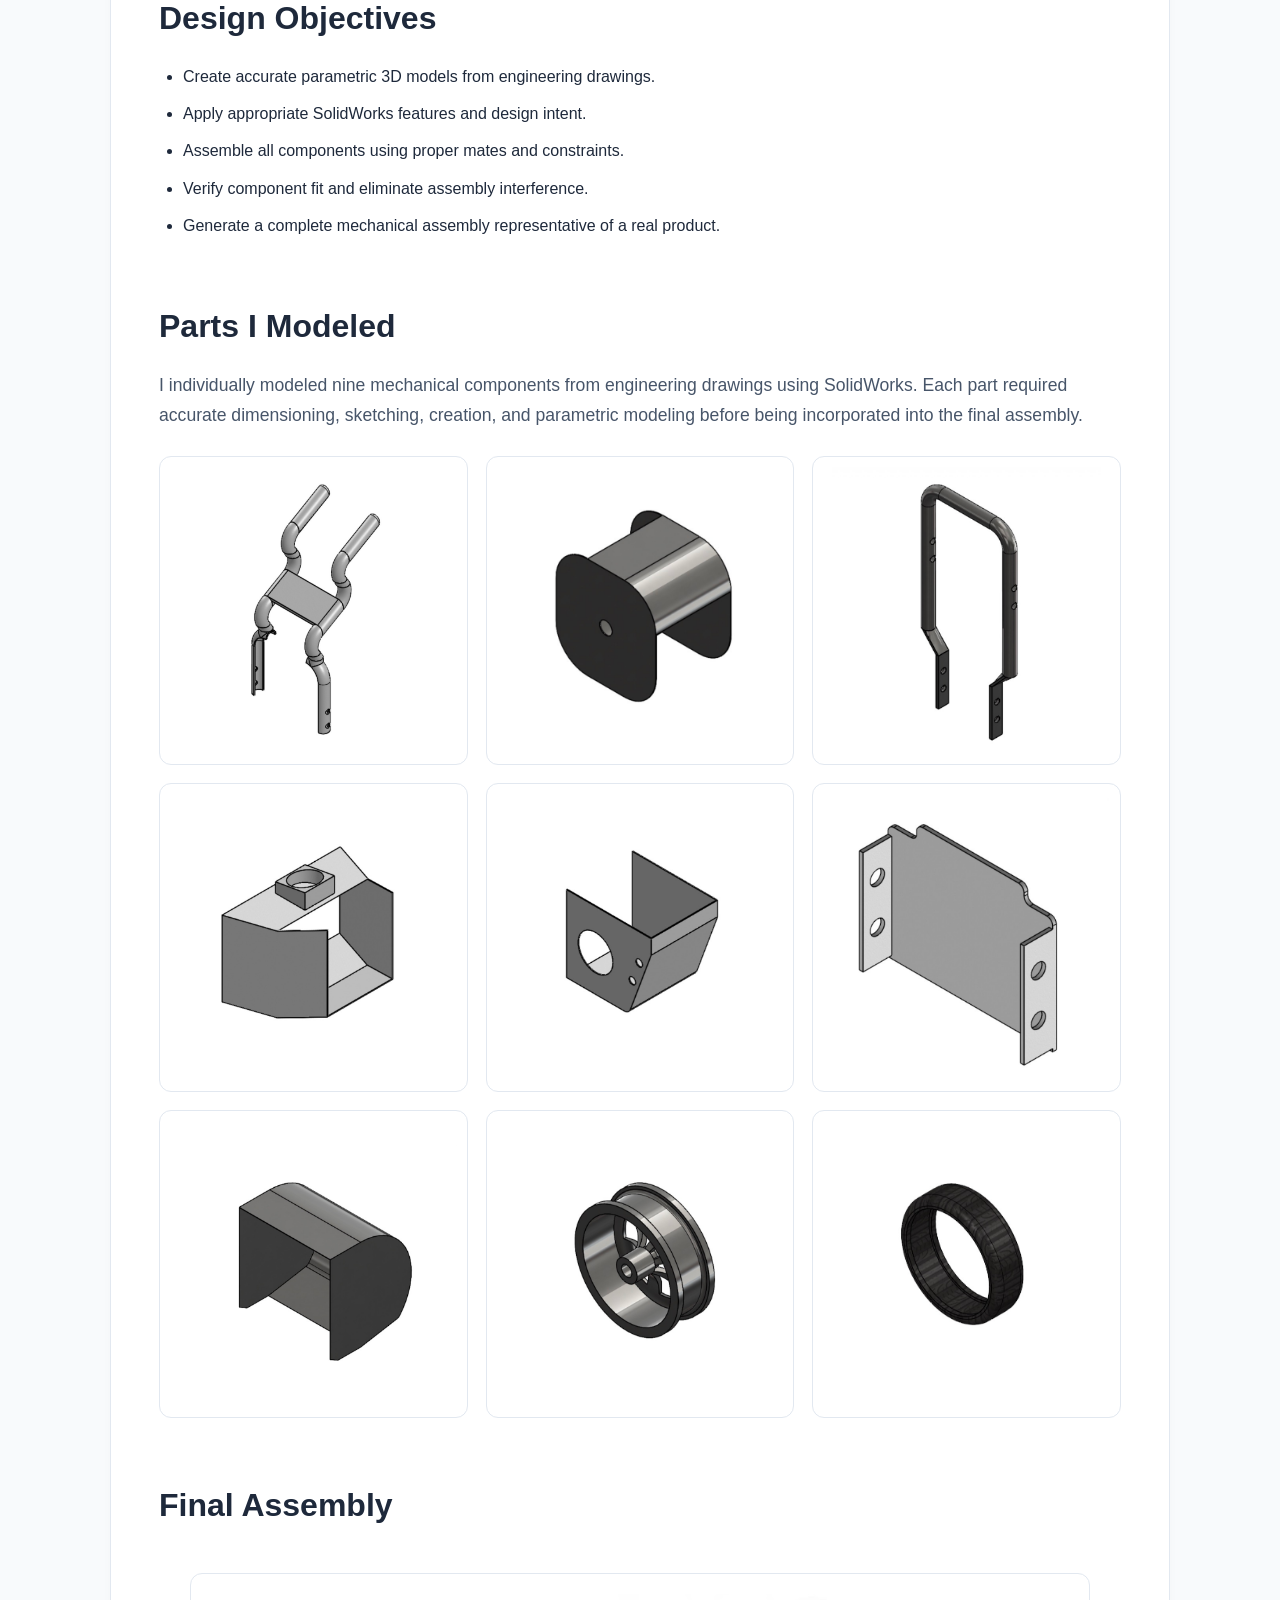
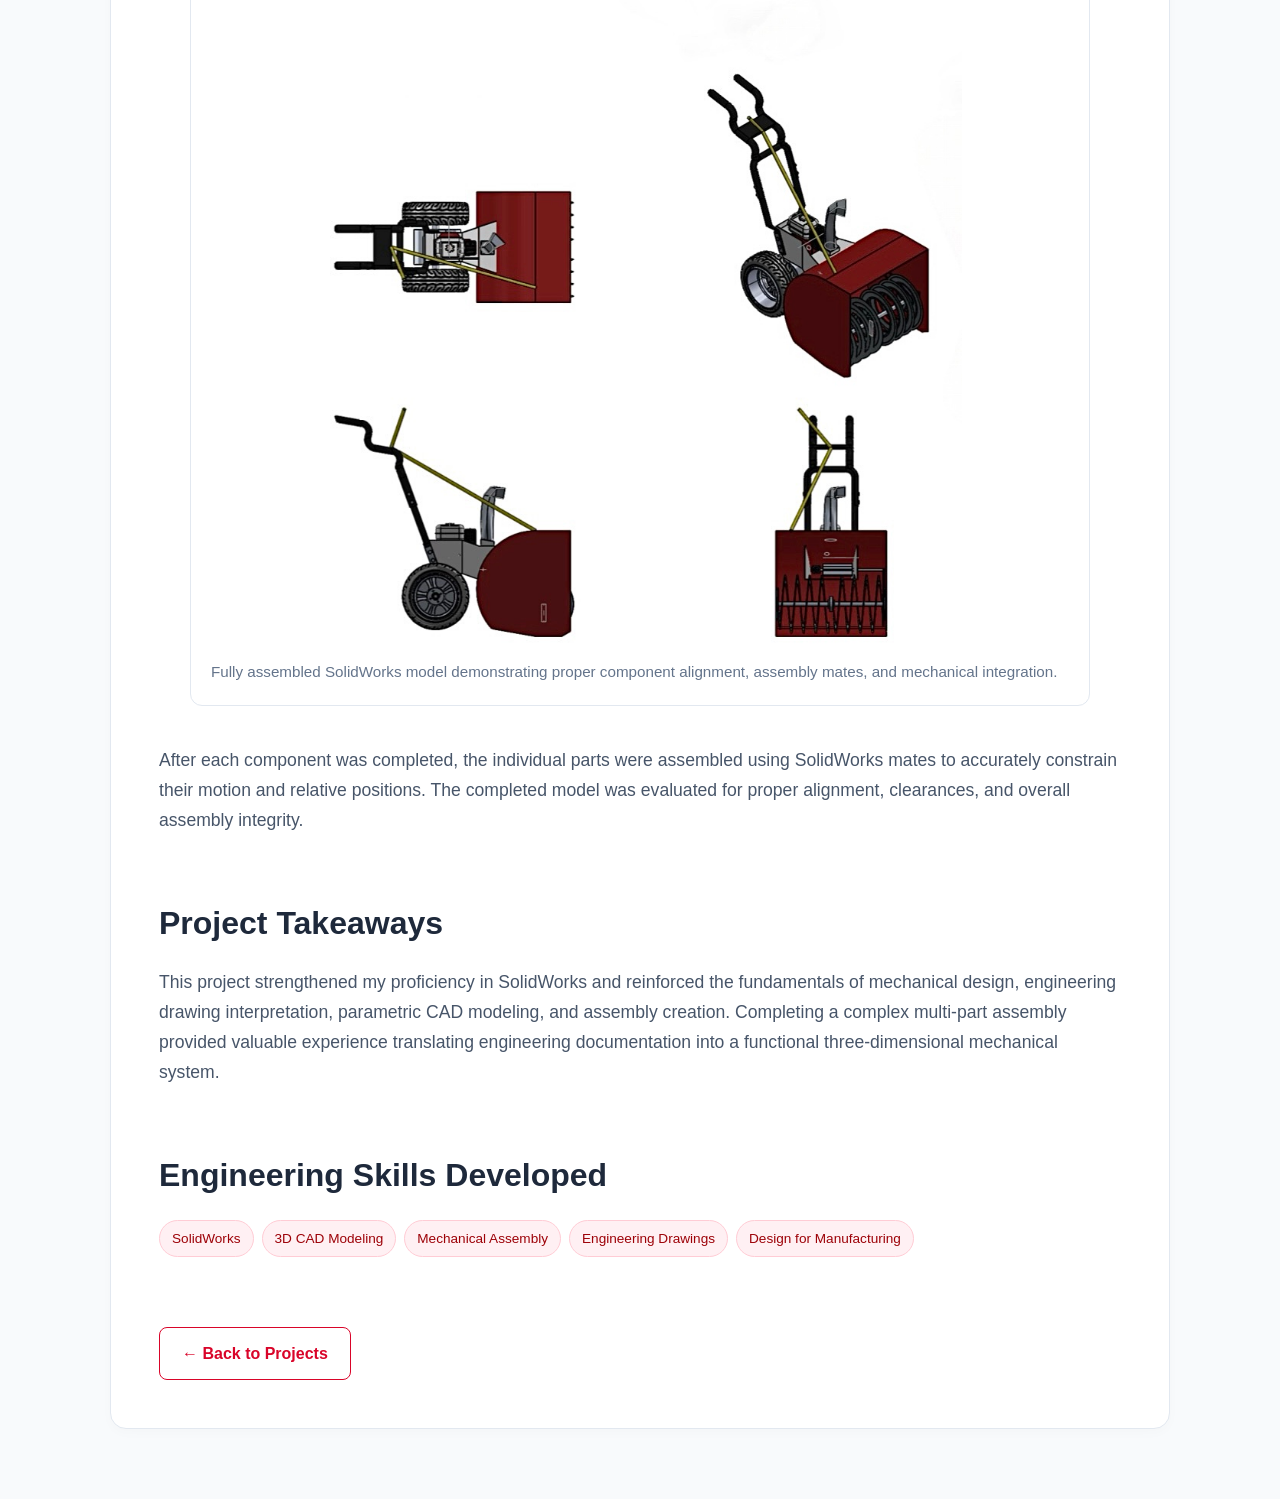
<file: snowblower.html>
<!DOCTYPE html>
<html lang="en">

<head>
    <meta charset="UTF-8">
    <meta name="viewport" content="width=device-width, initial-scale=1.0">
    <title>Snow Blower Assembly & CAD Design | Olivia Clemons</title>
    <link rel="stylesheet" href="style.css">
</head>

<body>

<nav>
    <a href="index.html">Home</a>
    <a href="projects.html">Projects</a>
    <a href="resume.html">Resume</a>
    <a href="contact.html">Contact</a>
</nav>

<main class="project-detail">

    <!-- Hero -->
    <section class="hero">

        <h1>Snow Blower Assembly & CAD Design</h1>

        <p class="subtitle">
            MEMS 2150 • Mechanical Design Project
        </p>

        <div class="meta-grid">

            <div>
                <strong>Team</strong><br>
                Four Engineering Students
            </div>

            <div>
                <strong>Software</strong><br>
                SolidWorks
            </div>

            <div>
                <strong>Focus</strong><br>
                CAD Modeling
            </div>

        </div>

    </section>

    <!-- Hero Image -->

    <figure class="project-media">

        <img src="images/snowblower-thumb.jpg"
             alt="Completed Snow Blower Assembly">

        <figcaption>
            Completed SolidWorks assembly of the snow blower created from individually modeled components.
        </figcaption>

    </figure>

    <!-- Project Overview -->

    <section>

        <h2>Project Overview</h2>

        <p>
            This project involved designing and assembling a complete snow blower in
            SolidWorks using engineering drawings. Each component was modeled
            indivudually before being integrated into a fully constrained mechanical
            assembly. The project emphasized accurate feature creation, assembly
            relationships, and professional CAD practices used in mechanical design.
        </p>

    </section>

    <!-- Design Objectives -->

    <section>

        <h2>Design Objectives</h2>

        <ul>

            <li>Create accurate parametric 3D models from engineering drawings.</li>

            <li>Apply appropriate SolidWorks features and design intent.</li>

            <li>Assemble all components using proper mates and constraints.</li>

            <li>Verify component fit and eliminate assembly interference.</li>

            <li>Generate a complete mechanical assembly representative of a real product.</li>

        </ul>

    </section>

    <!-- Parts Modeled -->

    <section>

        <h2>Parts I Modeled</h2>

        <p>
            I individually modeled nine mechanical components from engineering
            drawings using SolidWorks. Each part required accurate dimensioning,
            sketching, creation, and parametric modeling before being
            incorporated into the final assembly.
        </p>

        <div class="parts-gallery">

            <img src="images/part1.jpg" alt="Part 1">
            <img src="images/part2.jpg" alt="Part 2">
            <img src="images/part3.jpg" alt="Part 3">

            <img src="images/part4.jpg" alt="Part 4">
            <img src="images/part5.jpg" alt="Part 5">
            <img src="images/part6.jpg" alt="Part 6">

            <img src="images/part7.jpg" alt="Part 7">
            <img src="images/part8.jpg" alt="Part 8">
            <img src="images/part9.jpg" alt="Part 9">

        </div>

    </section>

    <!-- Final Assembly -->

    <section>

        <h2>Final Assembly</h2>

        <figure class="project-media">

            <img src="images/snowblower.jpg"
                 alt="Final Snow Blower Assembly">

            <figcaption>
                Fully assembled SolidWorks model demonstrating proper component
                alignment, assembly mates, and mechanical integration.
            </figcaption>

        </figure>

        <p>
            After each component was completed, the individual parts were assembled
            using SolidWorks mates to accurately constrain their motion and relative
            positions. The completed model was evaluated for proper alignment,
            clearances, and overall assembly integrity.
        </p>

    </section>

    <!-- Takeaways -->

    <section>

        <h2>Project Takeaways</h2>

        <p>
            This project strengthened my proficiency in SolidWorks and reinforced the
            fundamentals of mechanical design, engineering drawing interpretation,
            parametric CAD modeling, and assembly creation. Completing a complex
            multi-part assembly provided valuable experience translating engineering
            documentation into a functional three-dimensional mechanical system.
        </p>

    </section>

    <!-- Engineering Skills -->

    <section>

        <h2>Engineering Skills Developed</h2>

        <div class="tags">

            <span class="tag">SolidWorks</span>
            <span class="tag">3D CAD Modeling</span>
            <span class="tag">Mechanical Assembly</span>
            <span class="tag">Engineering Drawings</span>
            <span class="tag">Design for Manufacturing</span>

        </div>

    </section>

    <a class="button outline" href="projects.html">
        ← Back to Projects
    </a>

</main>

</body>
</html>
</file>
<file: style.css>
/* ==========================================
   Global & Reset
========================================== */
* {
    margin: 0;
    padding: 0;
    box-sizing: border-box;
}

:root {
    color-scheme: light;
}

body {
    font-family: -apple-system, BlinkMacSystemFont, "Segoe UI", Roboto, Helvetica, Arial, sans-serif;
    background-color: #f8fafc;
    color: #1e293b;
    line-height: 1.7;
    max-width: 1100px;
    margin: 0 auto;
    padding: 30px 20px;
}

/* ==========================================
   Typography & Elements
========================================== */
h1 {
    font-size: 3.2rem;
    color: #0f172a;
    margin-bottom: 10px;
}

h2 {
    font-size: 2rem;
    color: #1e293b;
    margin-bottom: 18px;
}

p {
    font-size: 1.1rem;
    color: #475569;
    margin-bottom: 18px;
}

a {
    color: #d90429;
    text-decoration: none;
    transition: color 0.2s ease;
}

a:hover {
    color: #9d0208;
}

ul {
    padding-left: 24px;
}

li {
    margin-bottom: 10px;
}

iframe {
    width: 100%;
    height: 900px;
    border: 1px solid #e2e8f0;
    border-radius: 12px;
}

/* ==========================================
   Navigation & Buttons
========================================== */
nav {
    display: flex;
    gap: 24px;
    align-items: center;
    background: #ffffff;
    border: 1px solid #e2e8f0;
    border-radius: 12px;
    padding: 16px 28px;
    margin-bottom: 40px;
    box-shadow: 0 2px 8px rgba(0, 0, 0, 0.03);
}

nav a {
    text-decoration: none;
    color: #475569;
    font-weight: 600;
    transition: 0.2s;
    position: relative;
}

nav a:hover,
nav a.active {
    color: #d90429;
}

nav a.active::after {
    content: "";
    position: absolute;
    bottom: -6px;
    left: 0;
    width: 100%;
    height: 2px;
    background-color: #d90429;
    border-radius: 2px;
}

.button {
    display: inline-block;
    padding: 12px 22px;
    border-radius: 8px;
    background: #d90429;
    color: #ffffff;
    text-decoration: none;
    font-weight: 600;
    margin: 10px 12px 0 0;
    transition: 0.2s;
}

.button:hover {
    background: #9d0208;
    color: #ffffff;
    text-decoration: none;
}

.button.outline {
    background: #ffffff;
    color: #d90429;
    border: 1px solid #d90429;
}

.button.outline:hover {
    background: #ffebd9;
}

/* ==========================================
   Cards & Layout Components
========================================== */
.hero,
.about,
.content-card,
.project-detail {
    background: #ffffff;
    border: 1px solid #e2e8f0;
    border-radius: 16px;
    padding: 48px;
    margin-bottom: 40px;
    box-shadow: 0 4px 12px rgba(0, 0, 0, 0.02);
}

/* Hero */
.hero-content {
    display: grid;
    grid-template-columns: 1fr 280px;
    align-items: center;
    gap: 60px;
}

.hero-text h1 { font-size: 3.5rem; margin-bottom: 8px; }
.hero-text h2 { color: #d90429; margin-bottom: 10px; }
.hero-text p { margin-bottom: 24px; }
.hero-buttons { display: flex; gap: 15px; margin-top: 20px; }

.hero-image {
    display: flex;
    justify-content: center;
    align-items: center;
}

.hero-image img {
    width: 260px;
    height: 260px;
    object-fit: cover;
    border-radius: 16px;
    border: 4px solid #ffffff;
    box-shadow: 0 12px 30px rgba(0,0,0,.15);
}

.about h2 { margin-top: 0; }

/* Skills */
.skills-list { list-style: none; padding: 0; }
.skills-list li {
    background: #ffffff;
    border: 1px solid #e2e8f0;
    border-radius: 10px;
    padding: 18px 22px;
    margin-bottom: 16px;
    font-size: 1.05rem;
}

/* ==========================================
   Projects & Galleries
========================================== */
.projects-container {
    display: grid;
    grid-template-columns: repeat(auto-fit, minmax(330px, 1fr));
    gap: 24px;
}

.project-card {
    background: #ffffff;
    border: 1px solid #e2e8f0;
    border-radius: 14px;
    overflow: hidden;
    transition: .2s;
}

.project-card:hover {
    transform: translateY(-4px);
    border-color: #d90429;
    box-shadow: 0 8px 20px rgba(217, 4, 41, 0.15);
}

.project-card img { width: 100%; display: block; }
.project-content { padding: 24px; }
.project-content h2 { font-size: 1.5rem; margin-top: 0; }

.badge {
    display: inline-block;
    background: #ffccd5;
    color: #9d0208;
    padding: 5px 10px;
    border-radius: 20px;
    font-size: .8rem;
    font-weight: 600;
    margin-bottom: 12px;
}

.tags {
    display: flex;
    flex-wrap: wrap;
    gap: 8px;
    margin: 18px 0;
}

.tags span, .tag {
    background: #fff0f3;
    color: #9d0208;
    border: 1px solid #ffccd5;
    padding: 6px 12px;
    border-radius: 20px;
    font-size: .85rem;
    font-weight: 500;
}

.meta-grid {
    display: flex;
    flex-wrap: wrap;
    gap: 30px;
    margin: 24px 0;
}

.meta-grid strong {
    color: #d90429;
}

.project-detail section { margin-bottom: 60px; }

/* ==========================================
   MEP Project Split Sections (Image Left, Text Right)
========================================== */
.mep-project .project-section,
.project-detail .section-split {
    display: flex;
    align-items: center;
    gap: 40px;
    margin-bottom: 48px;
}

/* Image on the Left */
.mep-project .section-media,
.project-detail .section-split .media {
    flex: 1.2;
    max-width: 55%;
}

.mep-project .section-media img,
.project-detail .section-split .media img {
    width: 100%;
    height: auto;
    border-radius: 12px;
    border: 1px solid #e2e8f0;
    display: block;
}

/* Text on the Right */
.mep-project .section-content,
.project-detail .section-split .content {
    flex: 0.8;
}

/* Standard Single Project Media */
.project-media {
    max-width: 900px;
    margin: 40px auto;
    background: #ffffff;
    border: 1px solid #e2e8f0;
    border-radius: 12px;
    padding: 20px;
}

.project-media img {
    width: 75%;
    max-width: 850px;
    display: block;
    margin: 0 auto;
    border-radius: 8px;
}

.mep-project .project-media img {
    width: 60%;
    max-width: 650px;
}

/* Side-by-Side Images (Main + 2 Thumbnails) */
.image-row {
    display: flex;
    gap: 20px;
    align-items: flex-start;
    margin: 20px 0;
    width: 100%;
}

.image-main {
    flex: 2.2;
}

.mep-project .image-main { flex: 2.2; }

.image-main img {
    width: 100%;
    display: block;
    border-radius: 12px;
    border: 1px solid #e2e8f0;
}

.image-side {
    flex: 1;
    display: flex;
    flex-direction: column;
    gap: 14px;
}

.mep-project .image-side { flex: 1; }

.image-side figure { margin: 0; }

.image-side img {
    width: 100%;
    max-width: 220px;
    aspect-ratio: 1 / 1;
    object-fit: cover;
    display: block;
    margin: 0 auto;
    border-radius: 10px;
    border: 1px solid #e2e8f0;
}

figcaption,
.image-main figcaption,
.project-media figcaption,
.project-gallery figcaption {
    margin-top: 12px;
    color: #64748b;
    font-size: .95rem;
}

.image-side figcaption {
    margin-top: 8px;
    font-size: .85rem;
    text-align: center;
}

/* Galleries */
.project-gallery {
    display: grid;
    grid-template-columns: repeat(auto-fit, minmax(320px, 1fr));
    gap: 24px;
    margin: 30px 0;
}

.project-gallery figure {
    background: #ffffff;
    border: 1px solid #e2e8f0;
    border-radius: 12px;
    padding: 16px;
    display: flex;
    flex-direction: column;
    height: 100%;
}

.project-gallery img {
    width: 100%;
    aspect-ratio: 1 / 1;
    object-fit: cover;
    border-radius: 8px;
    display: block;
}

.parts-gallery {
    display: grid;
    grid-template-columns: repeat(3, 1fr);
    gap: 18px;
    margin-top: 25px;
}

.parts-gallery img {
    width: 100%;
    aspect-ratio: 1 / 1;
    object-fit: contain;
    background: #ffffff;
    border: 1px solid #e2e8f0;
    border-radius: 12px;
    padding: 10px;
    transition: .2s;
}

.parts-gallery img:hover {
    transform: scale(1.03);
    border-color: #d90429;
    box-shadow: 0 8px 20px rgba(217, 4, 41, 0.18);
}

/* ==========================================
   Contact Page
========================================== */
.contact {
    max-width: 1000px;
    margin: 80px auto;
    padding: 20px;
    text-align: center;
}

.contact h1 {
    font-size: 3rem;
    margin-bottom: 15px;
}

.contact-description {
    max-width: 700px;
    margin: 0 auto 55px;
    color: #666666;
    line-height: 1.7;
    font-size: 1.05rem;
}

.contact-grid {
    display: grid;
    grid-template-columns: repeat(auto-fit, minmax(260px, 1fr));
    gap: 30px;
}

.contact-card {
    background: #ffffff;
    padding: 35px 30px;
    border-radius: 18px;
    border: 1px solid #e2e8f0;
    box-shadow: 0 10px 30px rgba(0,0,0,.04);
    transition: .3s ease;
}

.contact-card:hover {
    transform: translateY(-8px);
    border-color: #d90429;
    box-shadow: 0 18px 40px rgba(217, 4, 41, 0.15);
}

.icon-box {
    width: 70px;
    height: 70px;
    margin: 0 auto 25px;
    display: flex;
    justify-content: center;
    align-items: center;
    border-radius: 18px;
    background: linear-gradient(135deg, #9d0208, #d90429);
    color: #ffffff;
    font-size: 1.8rem;
    box-shadow: 0 4px 14px rgba(217, 4, 41, 0.3);
}

.contact-card h2 { margin-bottom: 12px; color: #222222; }

.contact-card a {
    color: #d90429;
    text-decoration: none;
    font-weight: 600;
    transition: .2s;
}

.contact-card a:hover { color: #9d0208; }

/* ==========================================
   Responsive Breakpoints
========================================== */
@media (max-width: 768px) {
    body { padding: 20px 15px; }

    nav {
        justify-content: center;
        flex-wrap: wrap;
    }

    h1 { font-size: 2.4rem; }
    .contact h1 { font-size: 2.4rem; }
    h2 { font-size: 1.6rem; }

    .hero, .about, .content-card, .project-detail {
        padding: 30px;
    }

    .hero-content {
        grid-template-columns: 1fr;
        text-align: center;
    }

    .hero-image img {
        width: 180px;
        height: 180px;
    }

    .mep-project .project-section,
    .project-detail .section-split {
        flex-direction: column;
        gap: 20px;
    }

    .mep-project .section-media,
    .project-detail .section-split .media {
        max-width: 100%;
    }

    .image-row { flex-direction: column; }
    .image-side { flex-direction: row; gap: 12px; }
    .image-side figure { flex: 1; }

    .parts-gallery {
        grid-template-columns: repeat(2, 1fr);
    }
}
</file>
